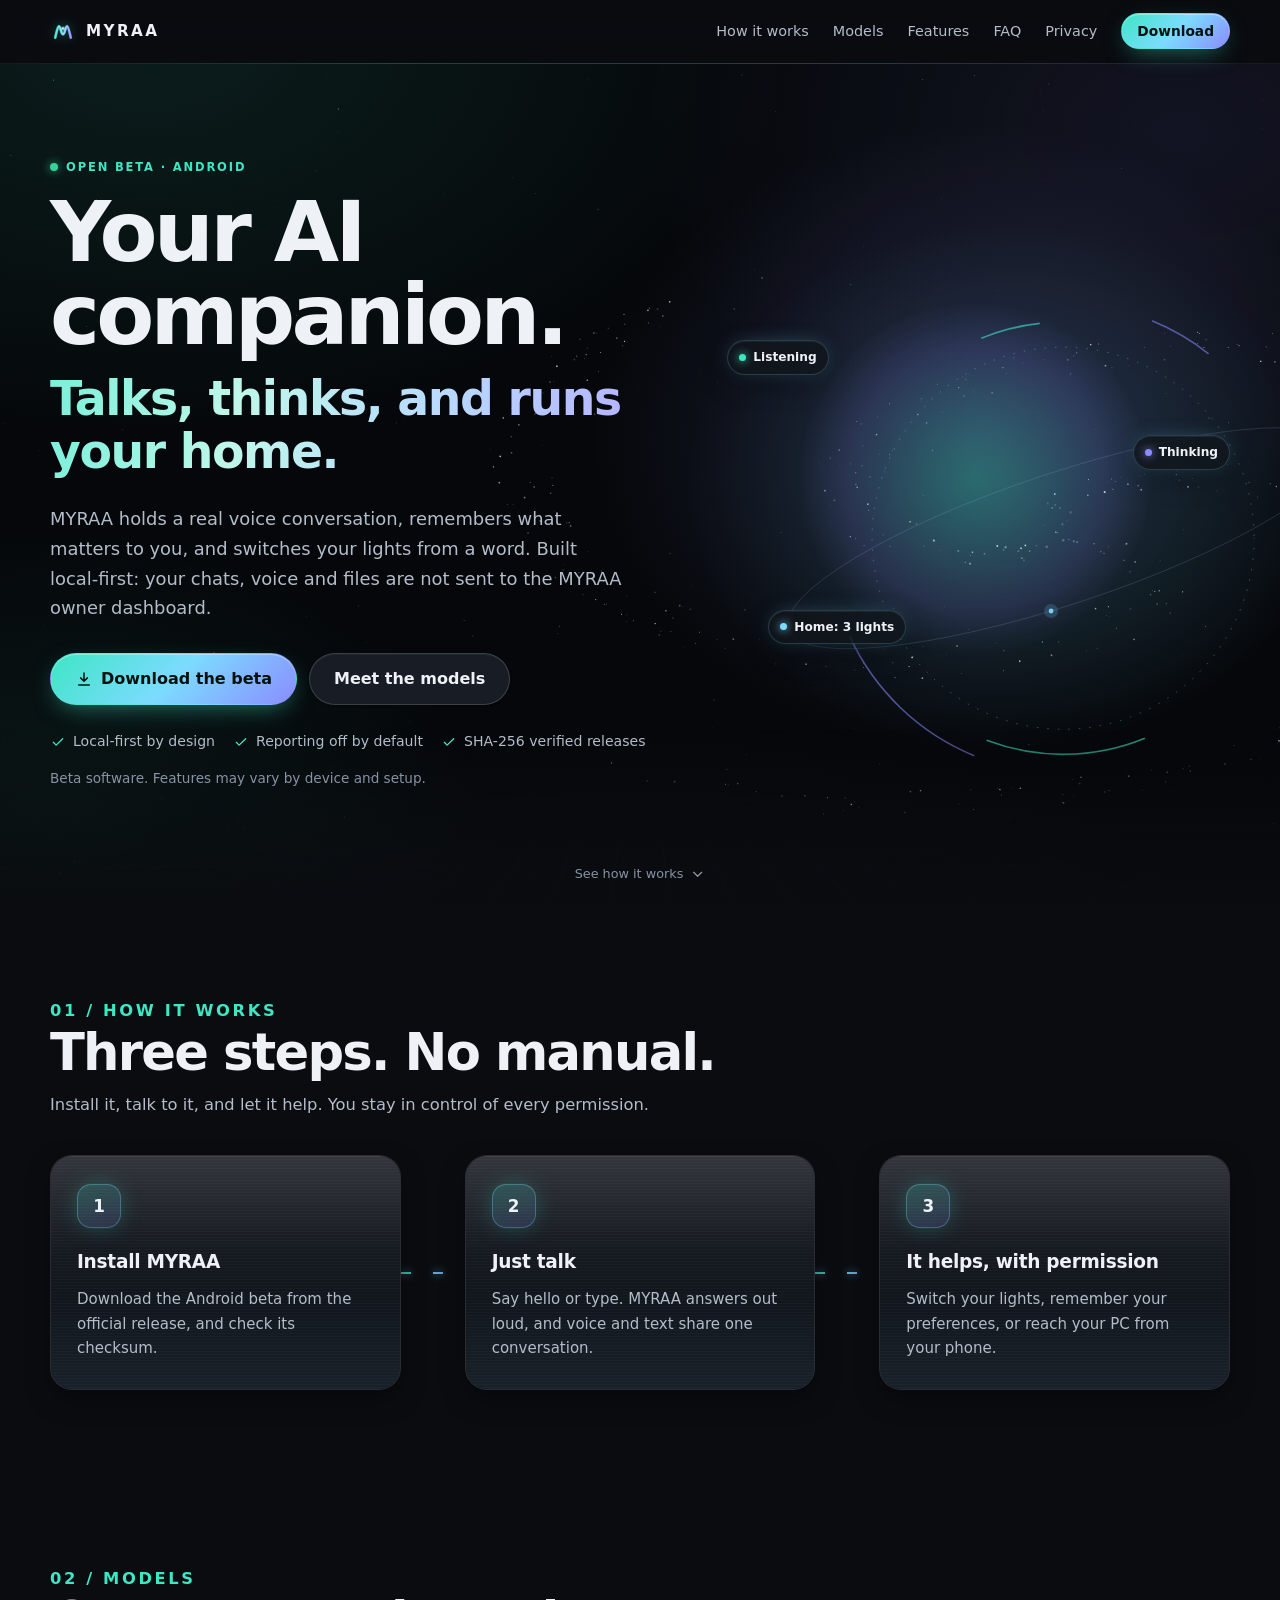
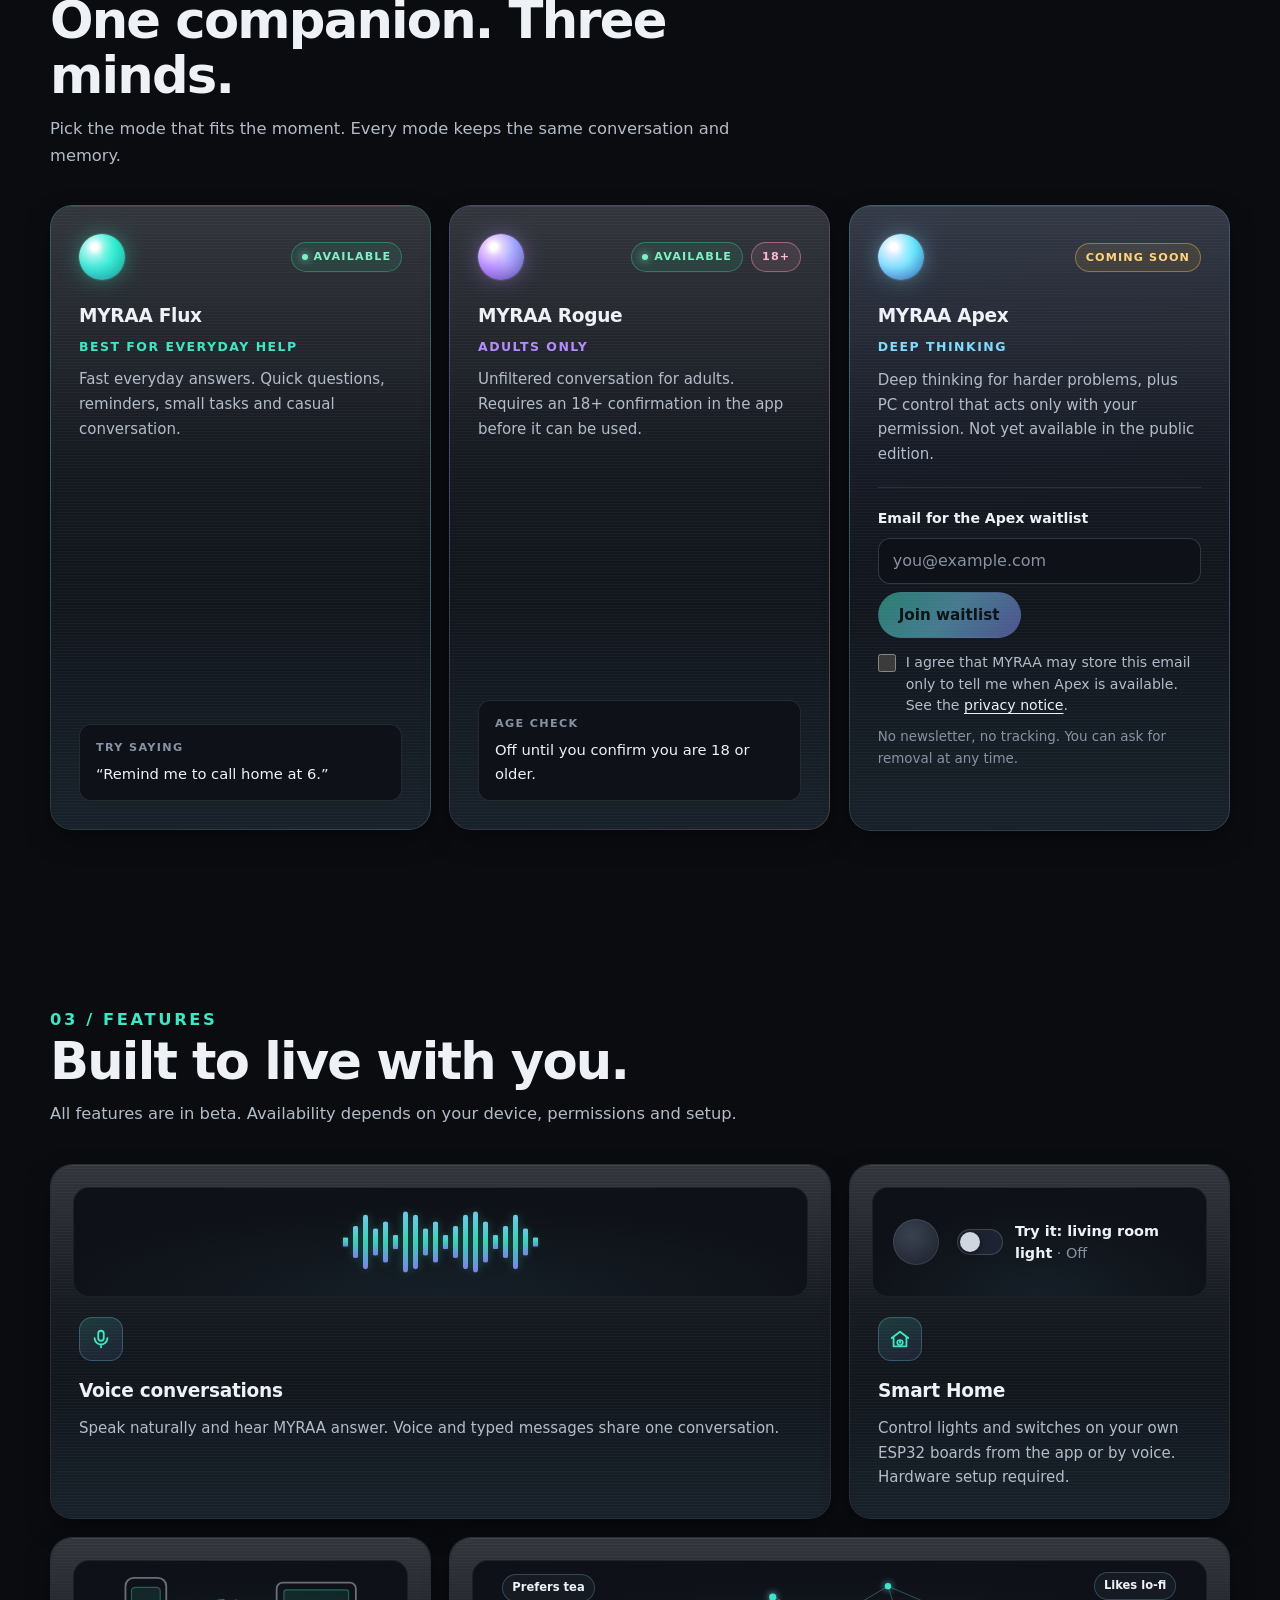
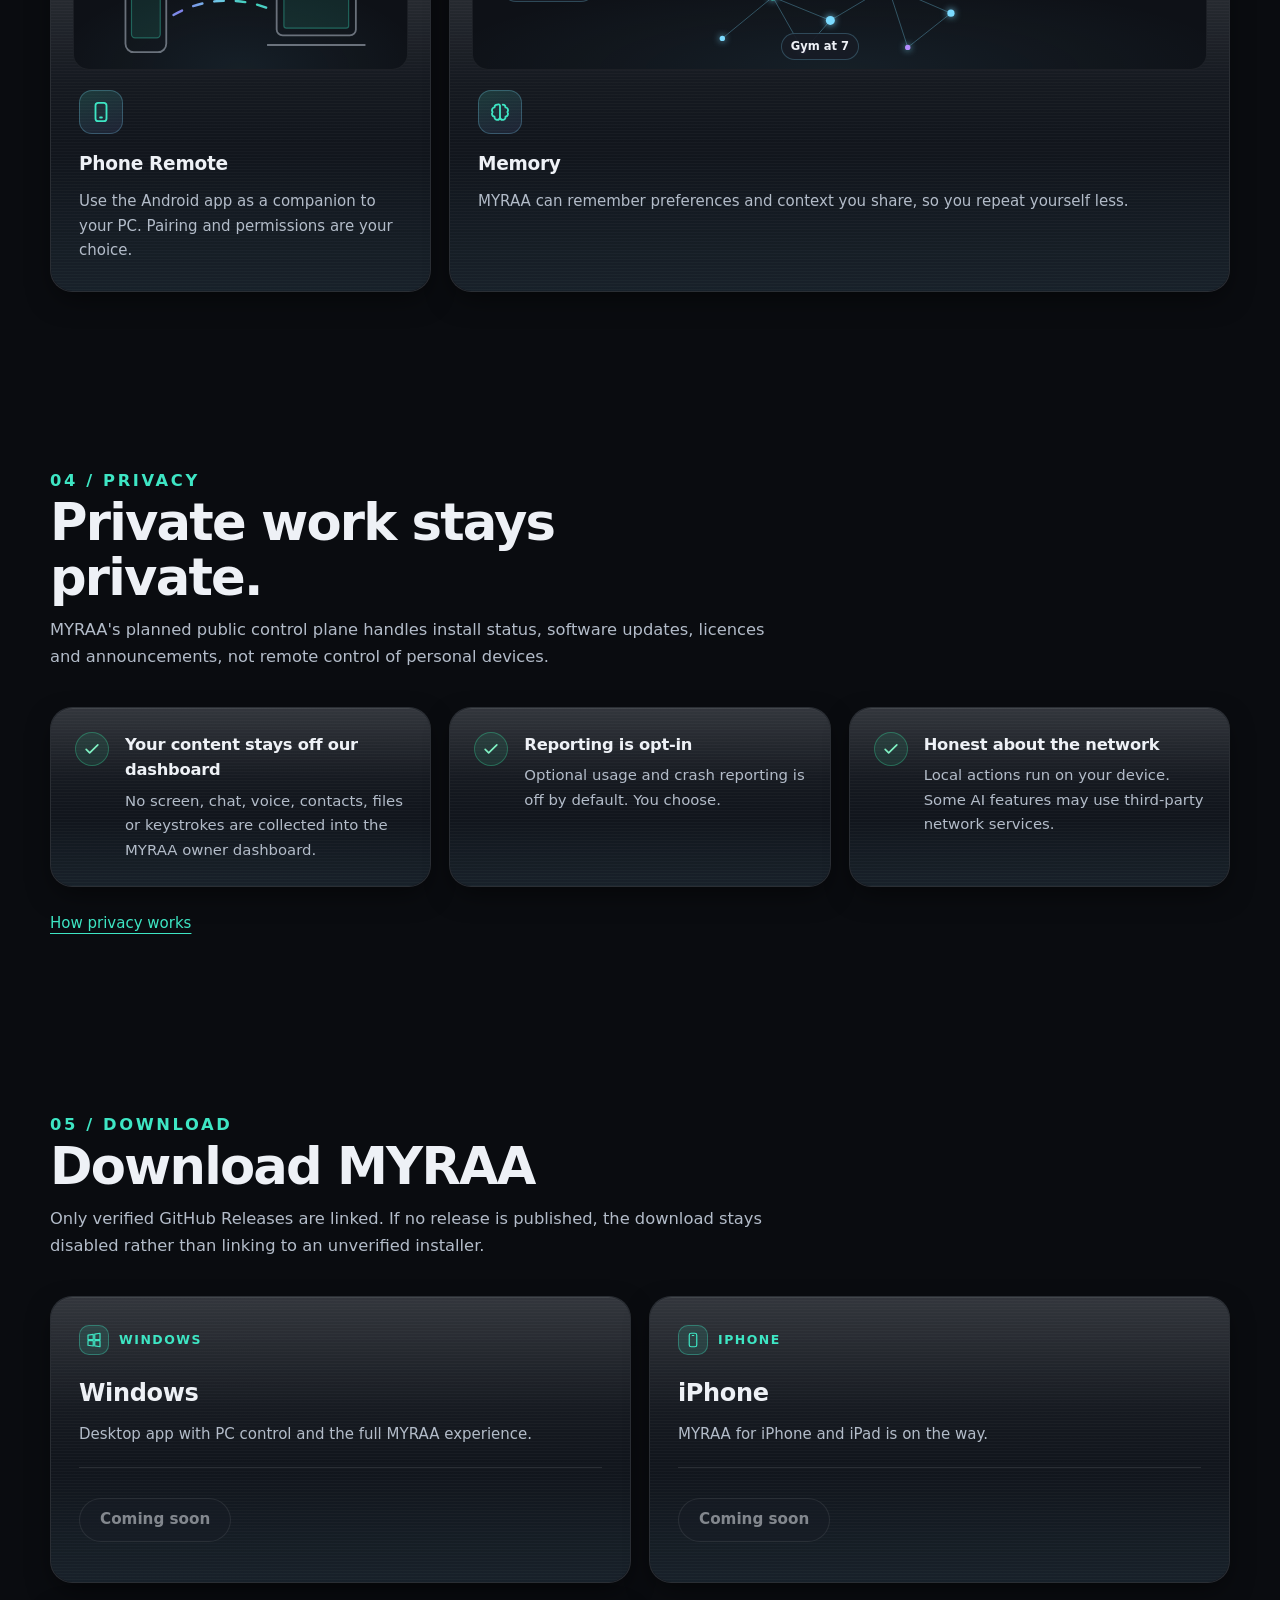
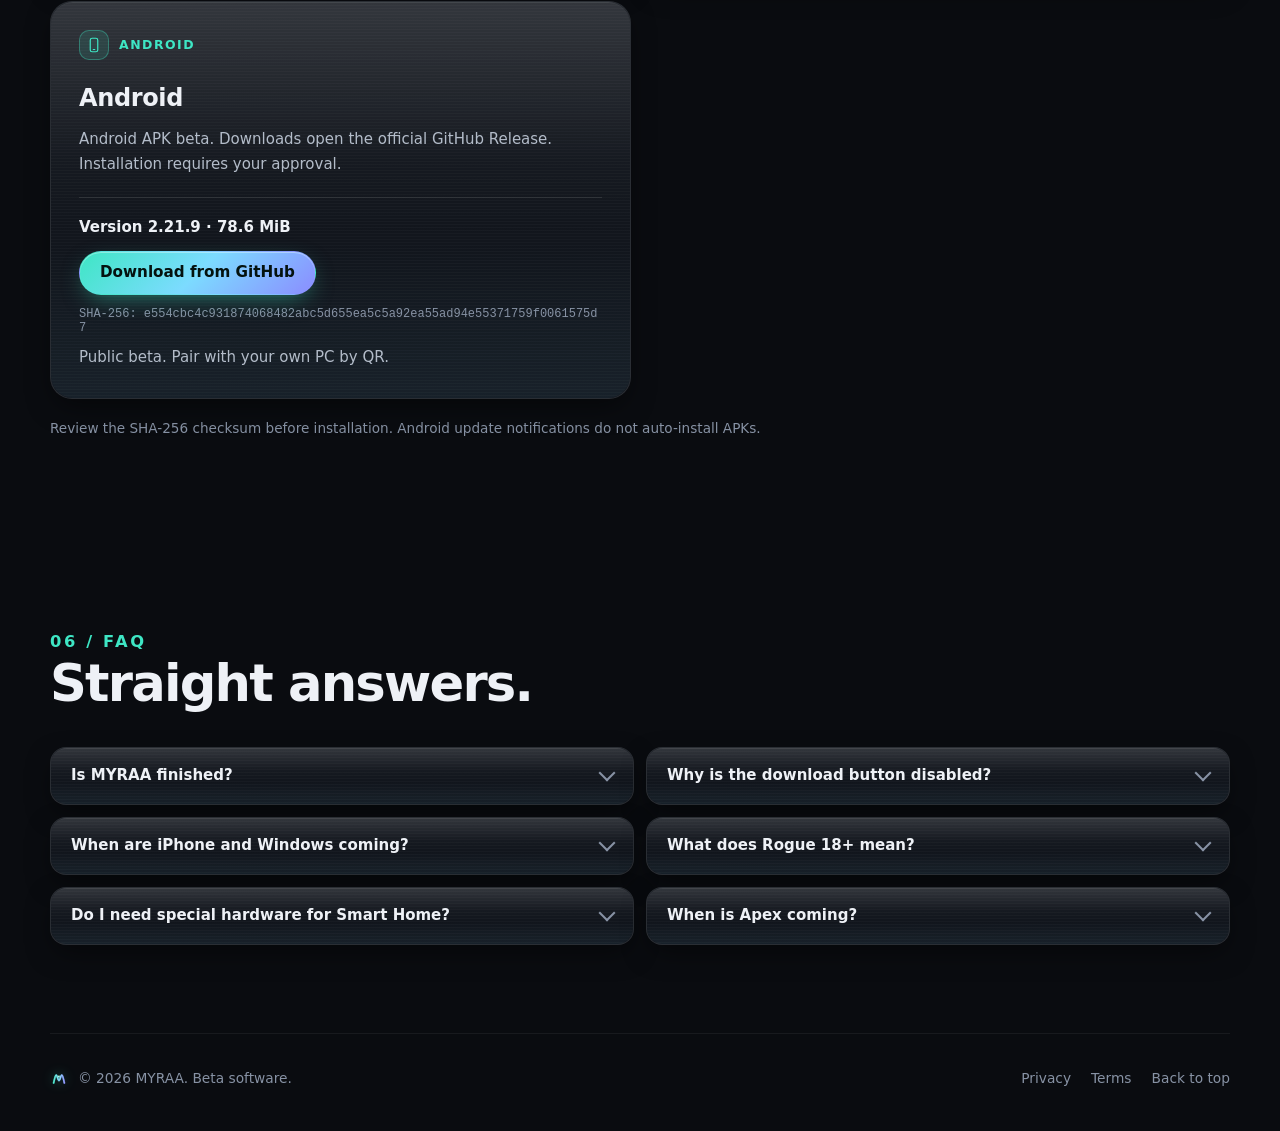
<file: index.html>
<!doctype html>
<html lang="en">
<head>
<meta charset="utf-8">
<meta name="viewport" content="width=device-width, initial-scale=1">
<title>MYRAA | Your AI companion</title>
<meta name="description" content="MYRAA is a beta AI companion for Android, with iPhone and Windows coming soon. It talks, thinks and runs your home, with local-first privacy. Releases are published with verifiable checksums.">
<meta name="theme-color" content="#0A0C10">
<meta name="color-scheme" content="dark">
<link rel="icon" href="favicon.svg" type="image/svg+xml">
<link rel="canonical" href="https://paxton69.github.io/myraa/">
<meta property="og:type" content="website">
<meta property="og:site_name" content="MYRAA">
<meta property="og:title" content="MYRAA | Your AI companion">
<meta property="og:description" content="Talks, thinks, and runs your home. Beta for Android. iPhone and Windows coming soon.">
<meta property="og:url" content="https://paxton69.github.io/myraa/">
<meta property="og:image" content="https://paxton69.github.io/myraa/og-image.svg">
<meta name="twitter:card" content="summary_large_image">
<link rel="stylesheet" href="styles.css">
<script src="intro.js"></script>
<script src="app.js" defer></script>
</head>
<body class="home">
<a class="skip" href="#main">Skip to content</a>
<svg class="defs" width="0" height="0" aria-hidden="true" focusable="false"><defs><linearGradient id="h-stream" gradientUnits="userSpaceOnUse" x1="0" y1="0" x2="60" y2="0" spreadMethod="reflect"><stop offset="0" stop-color="#3EE6C4"/><stop offset=".5" stop-color="#7CDBFF"/><stop offset="1" stop-color="#8B8CFF"/></linearGradient></defs></svg>

<header class="top">
 <a class="logo" href="index.html" aria-label="MYRAA home"><span class="mark" aria-hidden="true"></span><span>MYRAA</span></a>
 <nav class="nav" aria-label="Primary">
  <div class="nav-links">
   <a href="#how">How it works</a><a href="#models">Models</a><a href="#features">Features</a><a href="#faq">FAQ</a><a href="privacy.html">Privacy</a>
  </div>
  <a class="button sm nav-cta" href="#download">Download</a>
 </nav>
</header>

<main id="main">
<section class="hero" aria-labelledby="hero-title">
 <canvas id="starfield" class="starfield" aria-hidden="true"></canvas>
 <div class="hero-grid-floor" aria-hidden="true"></div>
 <div class="hero-inner">
  <div class="hero-copy">
   <p class="kicker"><span class="dot" aria-hidden="true"></span>Open beta &middot; Android</p>
   <h1 id="hero-title"><span class="w">Your</span> <span class="w">AI</span> <span class="w">companion.</span><br><em>Talks, thinks, and runs your home.</em></h1>
   <p class="intro">MYRAA holds a real voice conversation, remembers what matters to you, and switches your lights from a word. Built local-first: your chats, voice and files are not sent to the MYRAA owner dashboard.</p>
   <div class="hero-actions">
    <a class="button lg" href="#download"><svg class="bi" viewBox="0 0 24 24" aria-hidden="true"><path d="M12 4v11m0 0-4.5-4.5M12 15l4.5-4.5M5 20h14"/></svg>Download the beta</a>
    <a class="button subtle lg" href="#models">Meet the models</a>
   </div>
   <ul class="trust-row" aria-label="What you can count on">
    <li><svg class="bi" viewBox="0 0 24 24" aria-hidden="true"><path d="M5 12.5l4.2 4.2L19 7"/></svg>Local-first by design</li>
    <li><svg class="bi" viewBox="0 0 24 24" aria-hidden="true"><path d="M5 12.5l4.2 4.2L19 7"/></svg>Reporting off by default</li>
    <li><svg class="bi" viewBox="0 0 24 24" aria-hidden="true"><path d="M5 12.5l4.2 4.2L19 7"/></svg>SHA-256 verified releases</li>
   </ul>
   <p class="footnote">Beta software. Features may vary by device and setup.</p>
  </div>
  <div class="orb-stage" aria-hidden="true">
   <div class="orb" id="orb">
    <span class="orb-halo"></span>
    <span class="orb-wave"></span>
    <span class="orb-wave w2"></span>
    <span class="orb-sphere"><i class="orb-film"></i><i class="orb-glint"></i></span>
    <span class="orb-rim"></span>
    <span class="orb-ignite"></span>
    <span class="orb-ignite i2"></span>
    <canvas id="orb-gl" class="orb-gl"></canvas>
   </div>
   <div class="orb-hud">
    <span class="hud-chip c1"><b class="hd"></b>Listening</span>
    <span class="hud-chip c2"><b class="hd iris"></b>Thinking</span>
    <span class="hud-chip c3"><b class="hd cyan"></b>Home: 3 lights</span>
   </div>
  </div>
 </div>
 <a class="scroll-cue" href="#how"><span>See how it works</span><svg class="bi" viewBox="0 0 24 24" aria-hidden="true"><path d="M6 9.5l6 6 6-6"/></svg></a>
</section>

<section id="how" class="section how" aria-labelledby="how-title">
 <div class="section-head">
  <p class="kicker">01 / How it works</p>
  <h2 id="how-title">Three steps. No manual.</h2>
  <p>Install it, talk to it, and let it help. You stay in control of every permission.</p>
 </div>
 <ol class="steps">
  <li class="card step">
   <span class="step-n" aria-hidden="true">1</span>
   <h3>Install MYRAA</h3>
   <p>Download the Android beta from the official release, and check its checksum.</p>
  </li>
  <li class="step-link" aria-hidden="true"><svg class="h-link" viewBox="0 0 60 8" preserveAspectRatio="none"><path d="M0 4H60"/></svg></li>
  <li class="card step">
   <span class="step-n" aria-hidden="true">2</span>
   <h3>Just talk</h3>
   <p>Say hello or type. MYRAA answers out loud, and voice and text share one conversation.</p>
  </li>
  <li class="step-link" aria-hidden="true"><svg class="h-link" viewBox="0 0 60 8" preserveAspectRatio="none"><path d="M0 4H60"/></svg></li>
  <li class="card step">
   <span class="step-n" aria-hidden="true">3</span>
   <h3>It helps, with permission</h3>
   <p>Switch your lights, remember your preferences, or reach your PC from your phone.</p>
  </li>
 </ol>
</section>

<section id="models" class="section" aria-labelledby="models-title">
 <div class="section-head">
  <p class="kicker">02 / Models</p>
  <h2 id="models-title">One companion. Three minds.</h2>
  <p>Pick the mode that fits the moment. Every mode keeps the same conversation and memory.</p>
 </div>
 <div class="grid models">
  <article class="card model flux h-tilt">
   <div class="model-top"><span class="glyph flux" aria-hidden="true"></span><span class="badge ok"><b class="bd"></b>Available</span></div>
   <h3>MYRAA Flux</h3>
   <p class="model-for">Best for everyday help</p>
   <p>Fast everyday answers. Quick questions, reminders, small tasks and casual conversation.</p>
   <p class="model-note"><span class="quiet">Try saying</span>&ldquo;Remind me to call home at 6.&rdquo;</p>
  </article>
  <article class="card model rogue h-tilt">
   <div class="model-top"><span class="glyph rogue" aria-hidden="true"></span><span class="badge ok"><b class="bd"></b>Available</span><span class="badge adult">18+</span></div>
   <h3>MYRAA Rogue</h3>
   <p class="model-for">Adults only</p>
   <p>Unfiltered conversation for adults. Requires an 18+ confirmation in the app before it can be used.</p>
   <p class="model-note"><span class="quiet">Age check</span>Off until you confirm you are 18 or older.</p>
  </article>
  <article class="card model apex">
   <div class="model-top"><span class="glyph apex" aria-hidden="true"></span><span class="badge soon">Coming soon</span></div>
   <h3>MYRAA Apex</h3>
   <p class="model-for">Deep thinking</p>
   <p>Deep thinking for harder problems, plus PC control that acts only with your permission. Not yet available in the public edition.</p>
   <form id="waitlist" class="waitlist" novalidate aria-describedby="waitlist-note">
    <label for="wl-email">Email for the Apex waitlist</label>
    <div class="wl-row">
     <input id="wl-email" name="email" type="email" inputmode="email" autocomplete="email" required maxlength="254" placeholder="you@example.com">
     <button id="wl-submit" class="button" type="submit" disabled>Join waitlist</button>
    </div>
    <label class="consent"><input id="wl-consent" name="consent" type="checkbox" required> <span>I agree that MYRAA may store this email only to tell me when Apex is available. See the <a href="privacy.html#waitlist">privacy notice</a>.</span></label>
    <p id="waitlist-note" class="quiet small">No newsletter, no tracking. You can ask for removal at any time.</p>
    <p id="wl-status" class="wl-status" role="status" aria-live="polite"></p>
   </form>
  </article>
 </div>
</section>

<section id="features" class="section" aria-labelledby="features-title">
 <div class="section-head">
  <p class="kicker">03 / Features</p>
  <h2 id="features-title">Built to live with you.</h2>
  <p>All features are in beta. Availability depends on your device, permissions and setup.</p>
 </div>
 <div class="grid bento">
  <article class="card feature b-voice h-tilt">
   <div class="demo wave" aria-hidden="true"><i></i><i></i><i></i><i></i><i></i><i></i><i></i><i></i><i></i><i></i><i></i><i></i><i></i><i></i><i></i><i></i><i></i><i></i><i></i><i></i></div>
   <span class="ico ico-voice" aria-hidden="true"></span>
   <h3>Voice conversations</h3>
   <p>Speak naturally and hear MYRAA answer. Voice and typed messages share one conversation.</p>
  </article>
  <article class="card feature b-home h-tilt">
   <div class="demo home-demo">
    <input type="checkbox" id="demo-light" class="sw-input">
    <span class="bulb" aria-hidden="true"><i></i></span>
    <label class="switch" for="demo-light"><span class="track" aria-hidden="true"><span class="knob"></span></span><span class="switch-label">Try it: living room light</span></label>
   </div>
   <span class="ico ico-home" aria-hidden="true"></span>
   <h3>Smart Home</h3>
   <p>Control lights and switches on your own ESP32 boards from the app or by voice. Hardware setup required.</p>
  </article>
  <article class="card feature b-phone h-tilt">
   <div class="demo remote" aria-hidden="true">
    <svg viewBox="0 0 220 90">
     <rect class="dev" x="14" y="14" width="34" height="62" rx="7"/><rect class="dev-scr" x="19" y="22" width="24" height="42" rx="3"/>
     <rect class="dev" x="140" y="18" width="66" height="44" rx="5"/><rect class="dev-scr" x="146" y="24" width="54" height="32" rx="2"/><path class="dev" d="M132 70h82"/>
     <path class="beam" d="M54 45C80 30 110 30 134 40"/>
     <circle class="ping" cx="31" cy="45" r="10"/><circle class="ping p2" cx="31" cy="45" r="10"/>
    </svg>
   </div>
   <span class="ico ico-phone" aria-hidden="true"></span>
   <h3>Phone Remote</h3>
   <p>Use the Android app as a companion to your PC. Pairing and permissions are your choice.</p>
  </article>
  <article class="card feature b-memory h-tilt">
   <div class="demo constel" aria-hidden="true">
    <svg viewBox="0 0 320 120">
     <path class="edge" d="M30 86L86 40L150 66L214 28L284 58M86 40L120 100L150 66M214 28L236 96L284 58"/>
     <circle class="node" cx="30" cy="86" r="3"/><circle class="node n2" cx="86" cy="40" r="4"/><circle class="node" cx="150" cy="66" r="5"/>
     <circle class="node n2" cx="214" cy="28" r="3.5"/><circle class="node" cx="284" cy="58" r="4"/><circle class="node n3" cx="120" cy="100" r="3"/><circle class="node n3" cx="236" cy="96" r="3"/>
    </svg>
    <span class="mem m1">Prefers tea</span><span class="mem m2">Gym at 7</span><span class="mem m3">Likes lo-fi</span>
   </div>
   <span class="ico ico-memory" aria-hidden="true"></span>
   <h3>Memory</h3>
   <p>MYRAA can remember preferences and context you share, so you repeat yourself less.</p>
  </article>
 </div>
</section>

<section id="privacy" class="section trust" aria-labelledby="trust-title">
 <div class="section-head">
  <p class="kicker">04 / Privacy</p>
  <h2 id="trust-title">Private work stays private.</h2>
  <p>MYRAA's planned public control plane handles install status, software updates, licences and announcements, not remote control of personal devices.</p>
 </div>
 <ul class="grid promises">
  <li class="card promise"><svg class="bi chk" viewBox="0 0 24 24" aria-hidden="true"><path d="M5 12.5l4.2 4.2L19 7"/></svg><div><h3>Your content stays off our dashboard</h3><p>No screen, chat, voice, contacts, files or keystrokes are collected into the MYRAA owner dashboard.</p></div></li>
  <li class="card promise"><svg class="bi chk" viewBox="0 0 24 24" aria-hidden="true"><path d="M5 12.5l4.2 4.2L19 7"/></svg><div><h3>Reporting is opt-in</h3><p>Optional usage and crash reporting is off by default. You choose.</p></div></li>
  <li class="card promise"><svg class="bi chk" viewBox="0 0 24 24" aria-hidden="true"><path d="M5 12.5l4.2 4.2L19 7"/></svg><div><h3>Honest about the network</h3><p>Local actions run on your device. Some AI features may use third-party network services.</p></div></li>
 </ul>
 <p class="trust-more"><a href="privacy.html" class="underlink">How privacy works</a></p>
</section>

<section id="download" class="section downloads" aria-labelledby="download-title">
 <div class="section-head">
  <p class="kicker">05 / Download</p>
  <h2 id="download-title">Download MYRAA</h2>
  <p>Only verified GitHub Releases are linked. If no release is published, the download stays disabled rather than linking to an unverified installer.</p>
 </div>
 <div class="grid two">
  <article class="card platform" data-os="windows"><div class="device"><svg class="bi" viewBox="0 0 24 24" aria-hidden="true"><path d="M4 5.5l7-1v7H4zM13 4.2l7-1.2v8.5h-7zM4 13h7v7l-7-1zM13 13h7v8l-7-1.2z"/></svg><span>Windows</span></div><h3>Windows</h3><p>Desktop app with PC control and the full MYRAA experience.</p><div class="release"><button type="button" class="button subtle" disabled>Coming soon</button></div></article>
  <article class="card platform" data-os="ios"><div class="device"><svg class="bi" viewBox="0 0 24 24" aria-hidden="true"><rect x="7" y="3" width="10" height="18" rx="2.5"/><path d="M11 6h2"/></svg><span>iPhone</span></div><h3>iPhone</h3><p>MYRAA for iPhone and iPad is on the way.</p><div class="release"><button type="button" class="button subtle" disabled>Coming soon</button></div></article>
  <article class="card platform" data-os="android"><div class="device"><svg class="bi" viewBox="0 0 24 24" aria-hidden="true"><rect x="7" y="3" width="10" height="18" rx="2.5"/><path d="M11 18h2"/></svg><span>Android</span></div><h3>Android</h3><p>Android APK beta. Downloads open the official GitHub Release. Installation requires your approval.</p><div id="android-release" class="release"><span class="quiet">Checking release manifest...</span></div></article>
 </div>
 <p class="footnote">Review the SHA-256 checksum before installation. Android update notifications do not auto-install APKs.</p>
</section>

<section id="faq" class="section faq-sec" aria-labelledby="faq-title">
 <div class="section-head">
  <p class="kicker">06 / FAQ</p>
  <h2 id="faq-title">Straight answers.</h2>
 </div>
 <div class="faq">
  <details class="card qa"><summary>Is MYRAA finished?</summary><p>No. MYRAA is beta software. Features may vary by device and setup, and you may hit rough edges.</p></details>
  <details class="card qa"><summary>Why is the download button disabled?</summary><p>We only link verified GitHub Releases. Until a release with a checksum is published, the button stays off on purpose.</p></details>
  <details class="card qa"><summary>When are iPhone and Windows coming?</summary><p>Both are in progress. Android is available first; iPhone and Windows will appear here when they are ready.</p></details>
  <details class="card qa"><summary>What does Rogue 18+ mean?</summary><p>Rogue is unfiltered conversation for adults. The app asks for an 18+ confirmation before it can be used.</p></details>
  <details class="card qa"><summary>Do I need special hardware for Smart Home?</summary><p>Yes. Smart Home controls your own ESP32 boards, and they need to be set up first.</p></details>
  <details class="card qa"><summary>When is Apex coming?</summary><p>There is no date yet. Join the waitlist above and we will email you once, when it is available.</p></details>
 </div>
</section>
</main>

<footer class="foot"><span class="foot-brand"><span class="mark" aria-hidden="true"></span>&copy; 2026 MYRAA. Beta software.</span><div><a href="privacy.html">Privacy</a><a href="terms.html">Terms</a><a href="#main">Back to top</a></div></footer>
</body>
</html>
</file>
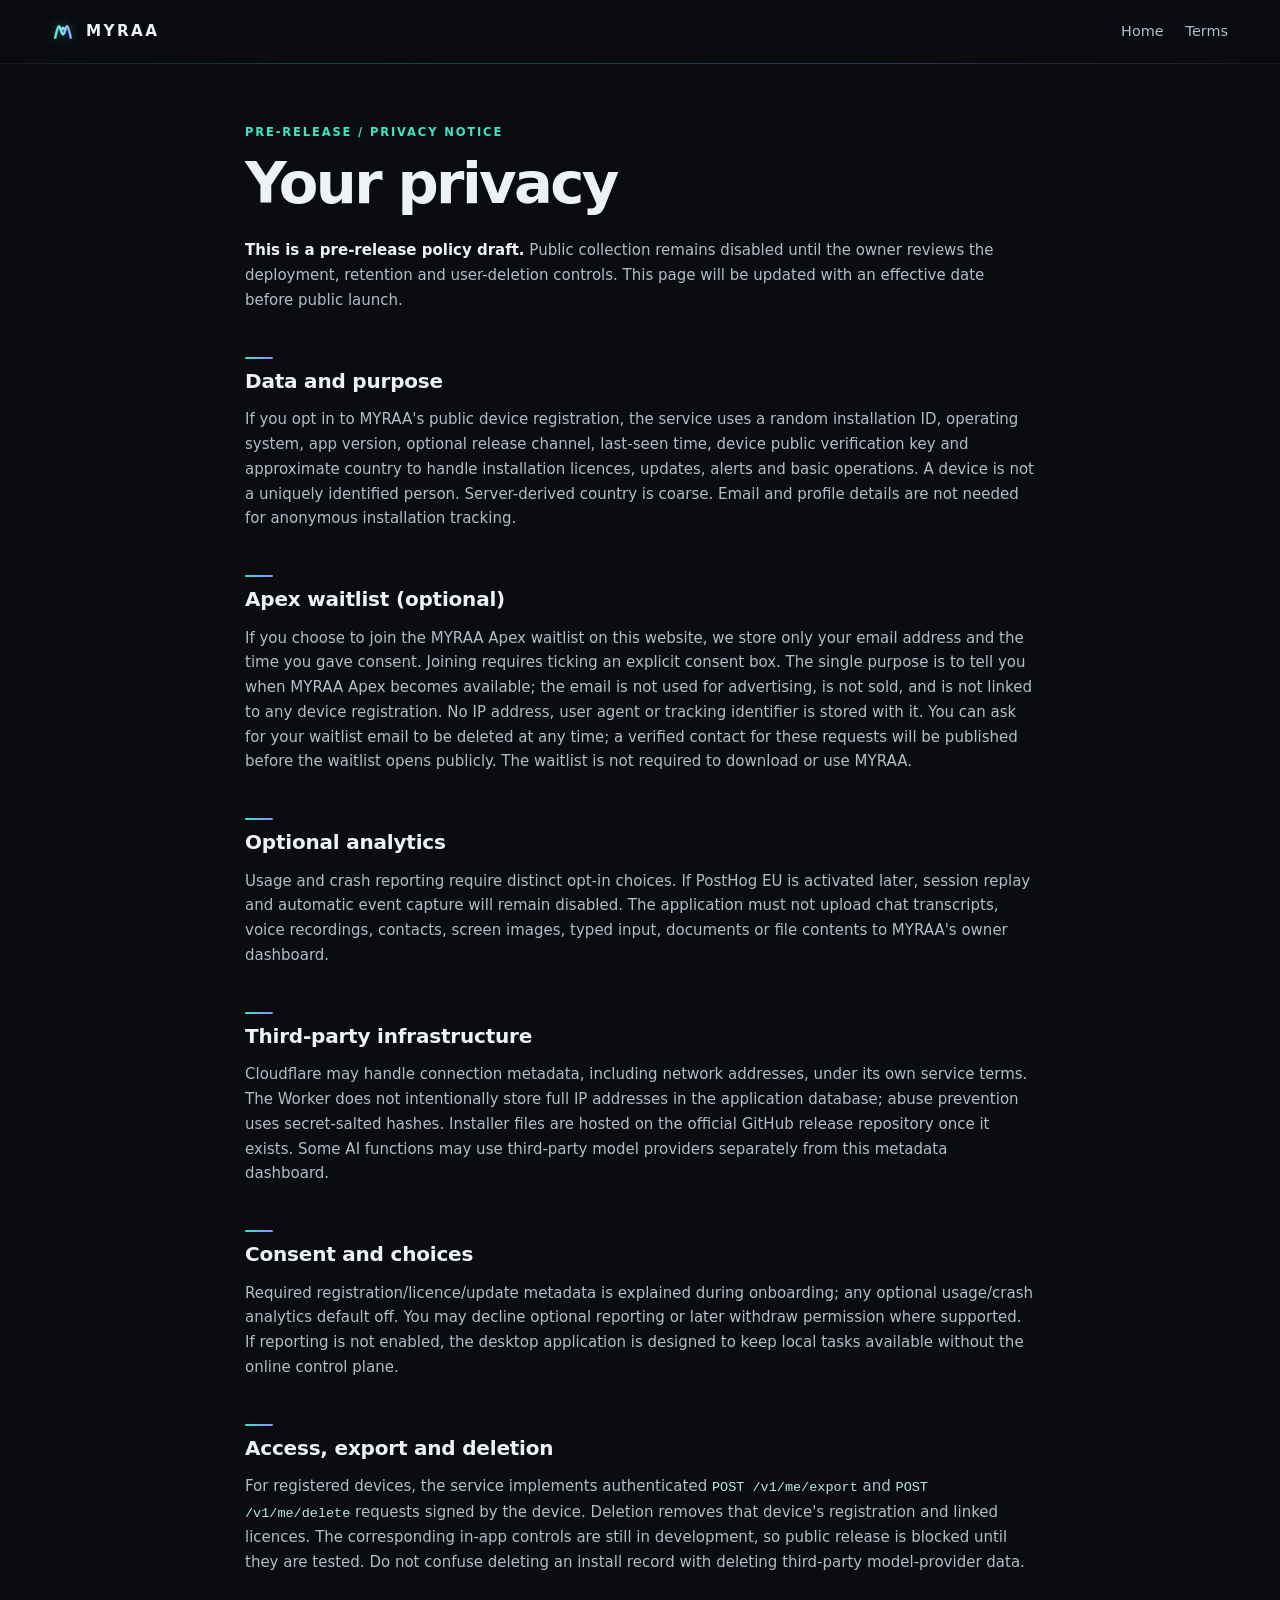
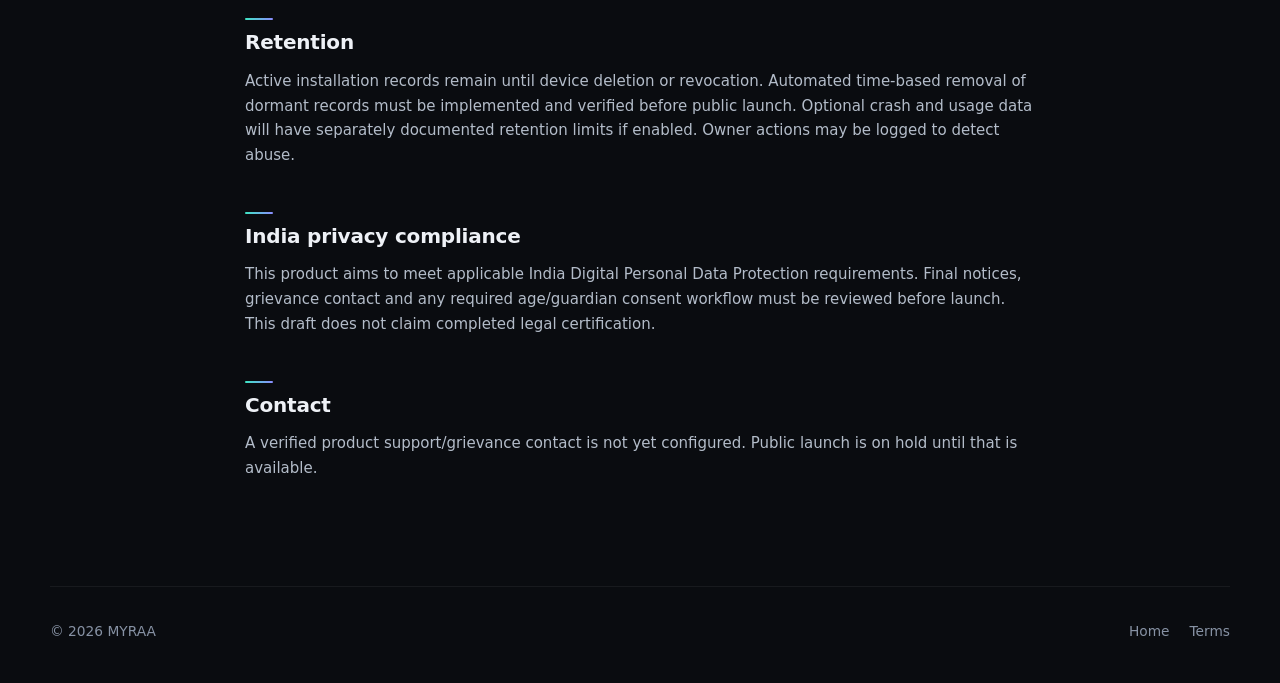
<file: privacy.html>
<!doctype html><html lang="en"><head><meta charset="utf-8"><meta name="viewport" content="width=device-width, initial-scale=1"><title>Privacy | MYRAA</title><meta name="theme-color" content="#07090d"><link rel="icon" href="favicon.svg" type="image/svg+xml"><link rel="stylesheet" href="styles.css"></head><body>
<a class="skip" href="#main">Skip to content</a>
<header class="top"><a class="logo" href="index.html" aria-label="MYRAA home"><span class="mark" aria-hidden="true"></span><span>MYRAA</span></a><nav aria-label="Primary"><a href="index.html">Home</a><a href="terms.html">Terms</a></nav></header>
<main id="main" class="legal"><p class="kicker">PRE-RELEASE / PRIVACY NOTICE</p><h1>Your privacy</h1>
<p><strong>This is a pre-release policy draft.</strong> Public collection remains disabled until the owner reviews the deployment, retention and user-deletion controls. This page will be updated with an effective date before public launch.</p>
<h2>Data and purpose</h2><p>If you opt in to MYRAA's public device registration, the service uses a random installation ID, operating system, app version, optional release channel, last-seen time, device public verification key and approximate country to handle installation licences, updates, alerts and basic operations. A device is not a uniquely identified person. Server-derived country is coarse. Email and profile details are not needed for anonymous installation tracking.</p>
<h2 id="waitlist">Apex waitlist (optional)</h2><p>If you choose to join the MYRAA Apex waitlist on this website, we store only your email address and the time you gave consent. Joining requires ticking an explicit consent box. The single purpose is to tell you when MYRAA Apex becomes available; the email is not used for advertising, is not sold, and is not linked to any device registration. No IP address, user agent or tracking identifier is stored with it. You can ask for your waitlist email to be deleted at any time; a verified contact for these requests will be published before the waitlist opens publicly. The waitlist is not required to download or use MYRAA.</p>
<h2>Optional analytics</h2><p>Usage and crash reporting require distinct opt-in choices. If PostHog EU is activated later, session replay and automatic event capture will remain disabled. The application must not upload chat transcripts, voice recordings, contacts, screen images, typed input, documents or file contents to MYRAA's owner dashboard.</p>
<h2>Third-party infrastructure</h2><p>Cloudflare may handle connection metadata, including network addresses, under its own service terms. The Worker does not intentionally store full IP addresses in the application database; abuse prevention uses secret-salted hashes. Installer files are hosted on the official GitHub release repository once it exists. Some AI functions may use third-party model providers separately from this metadata dashboard.</p>
<h2>Consent and choices</h2><p>Required registration/licence/update metadata is explained during onboarding; any optional usage/crash analytics default off. You may decline optional reporting or later withdraw permission where supported. If reporting is not enabled, the desktop application is designed to keep local tasks available without the online control plane.</p>
<h2>Access, export and deletion</h2><p>For registered devices, the service implements authenticated <code>POST /v1/me/export</code> and <code>POST /v1/me/delete</code> requests signed by the device. Deletion removes that device's registration and linked licences. The corresponding in-app controls are still in development, so public release is blocked until they are tested. Do not confuse deleting an install record with deleting third-party model-provider data.</p>
<h2>Retention</h2><p>Active installation records remain until device deletion or revocation. Automated time-based removal of dormant records must be implemented and verified before public launch. Optional crash and usage data will have separately documented retention limits if enabled. Owner actions may be logged to detect abuse.</p>
<h2>India privacy compliance</h2><p>This product aims to meet applicable India Digital Personal Data Protection requirements. Final notices, grievance contact and any required age/guardian consent workflow must be reviewed before launch. This draft does not claim completed legal certification.</p>
<h2>Contact</h2><p>A verified product support/grievance contact is not yet configured. Public launch is on hold until that is available.</p>
</main><footer class="foot"><span>© 2026 MYRAA</span><div><a href="index.html">Home</a><a href="terms.html">Terms</a></div></footer></body></html>
</file>
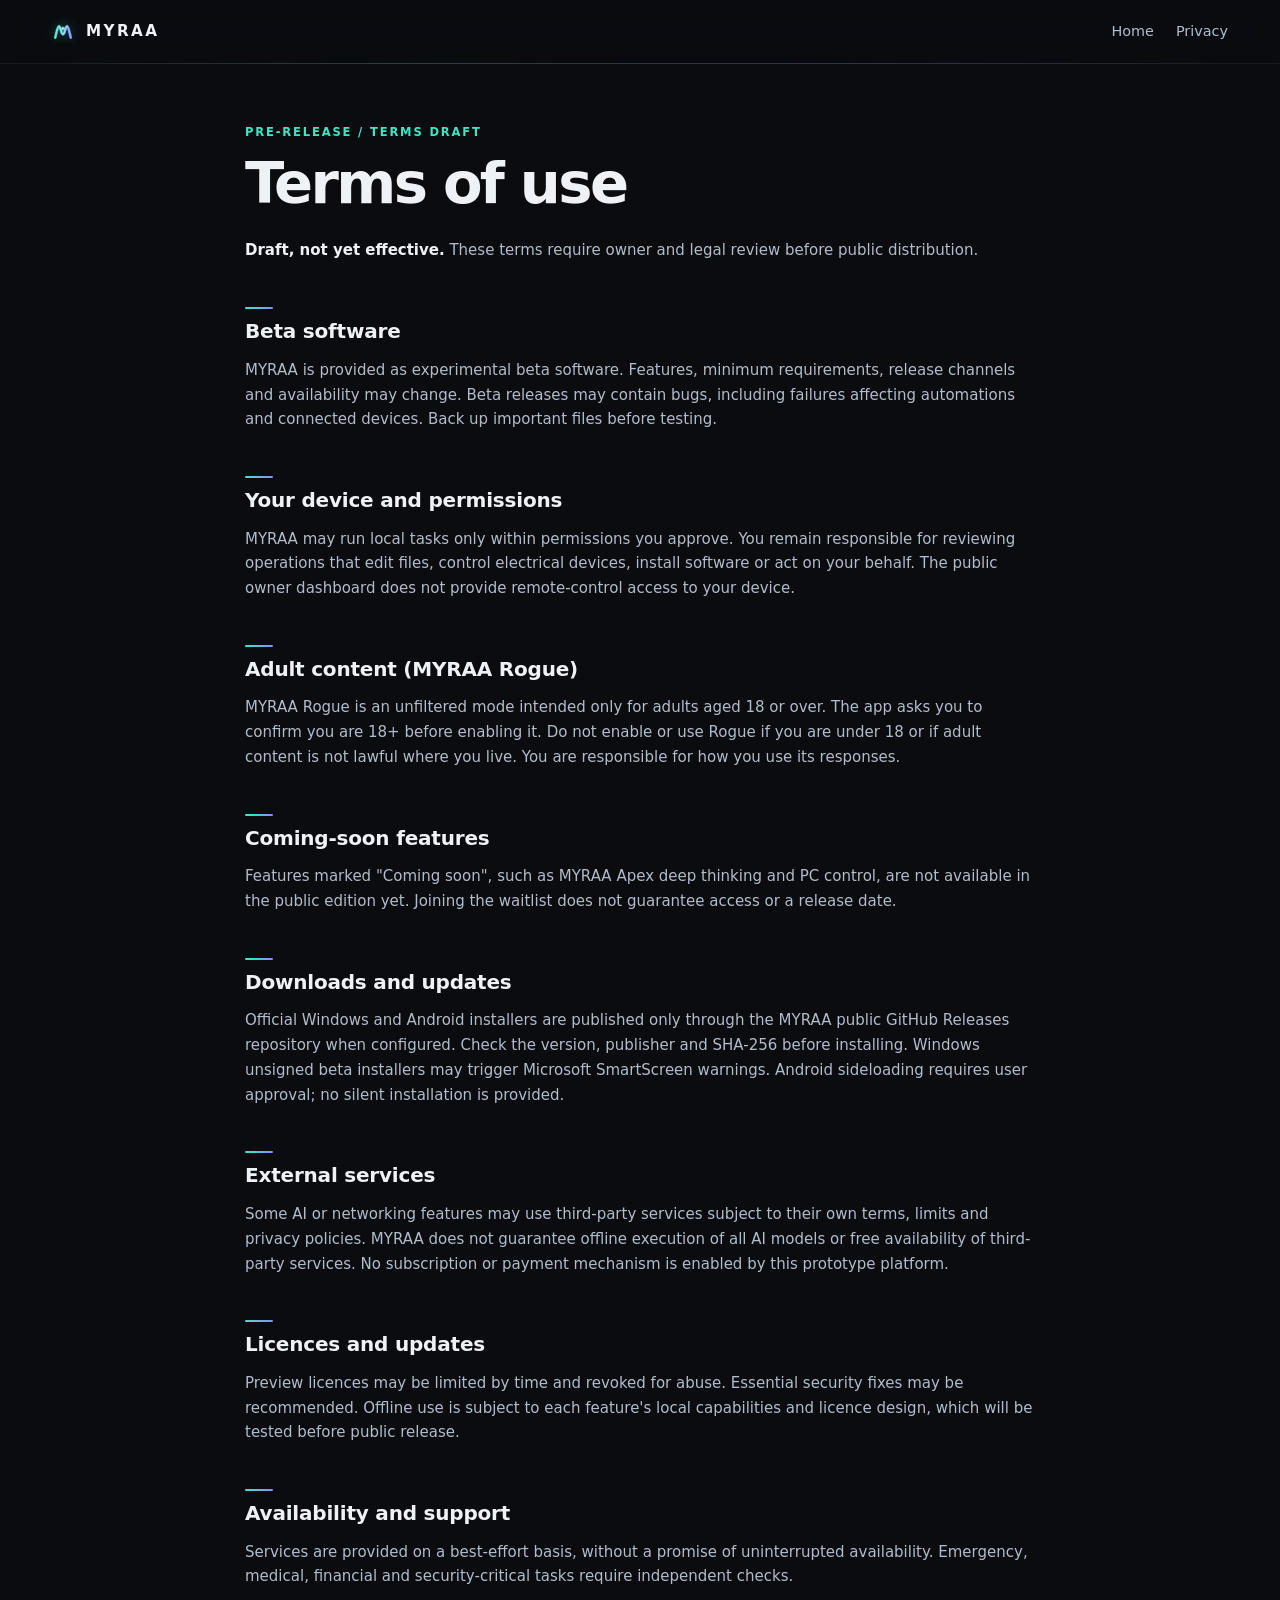
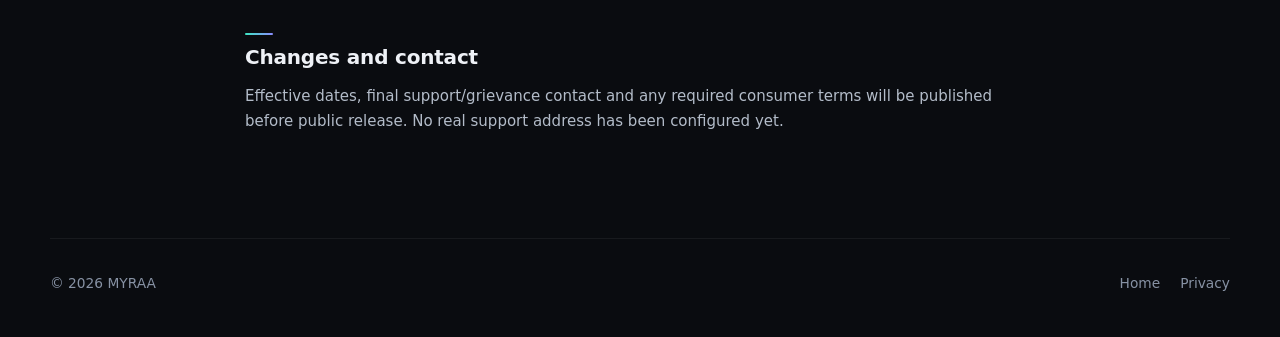
<file: terms.html>
<!doctype html><html lang="en"><head><meta charset="utf-8"><meta name="viewport" content="width=device-width, initial-scale=1"><title>Terms | MYRAA</title><meta name="theme-color" content="#07090d"><link rel="icon" href="favicon.svg" type="image/svg+xml"><link rel="stylesheet" href="styles.css"></head><body>
<a class="skip" href="#main">Skip to content</a>
<header class="top"><a class="logo" href="index.html" aria-label="MYRAA home"><span class="mark" aria-hidden="true"></span><span>MYRAA</span></a><nav aria-label="Primary"><a href="index.html">Home</a><a href="privacy.html">Privacy</a></nav></header>
<main id="main" class="legal"><p class="kicker">PRE-RELEASE / TERMS DRAFT</p><h1>Terms of use</h1><p><strong>Draft, not yet effective.</strong> These terms require owner and legal review before public distribution.</p>
<h2>Beta software</h2><p>MYRAA is provided as experimental beta software. Features, minimum requirements, release channels and availability may change. Beta releases may contain bugs, including failures affecting automations and connected devices. Back up important files before testing.</p>
<h2>Your device and permissions</h2><p>MYRAA may run local tasks only within permissions you approve. You remain responsible for reviewing operations that edit files, control electrical devices, install software or act on your behalf. The public owner dashboard does not provide remote-control access to your device.</p>
<h2>Adult content (MYRAA Rogue)</h2><p>MYRAA Rogue is an unfiltered mode intended only for adults aged 18 or over. The app asks you to confirm you are 18+ before enabling it. Do not enable or use Rogue if you are under 18 or if adult content is not lawful where you live. You are responsible for how you use its responses.</p>
<h2>Coming-soon features</h2><p>Features marked "Coming soon", such as MYRAA Apex deep thinking and PC control, are not available in the public edition yet. Joining the waitlist does not guarantee access or a release date.</p>
<h2>Downloads and updates</h2><p>Official Windows and Android installers are published only through the MYRAA public GitHub Releases repository when configured. Check the version, publisher and SHA-256 before installing. Windows unsigned beta installers may trigger Microsoft SmartScreen warnings. Android sideloading requires user approval; no silent installation is provided.</p>
<h2>External services</h2><p>Some AI or networking features may use third-party services subject to their own terms, limits and privacy policies. MYRAA does not guarantee offline execution of all AI models or free availability of third-party services. No subscription or payment mechanism is enabled by this prototype platform.</p>
<h2>Licences and updates</h2><p>Preview licences may be limited by time and revoked for abuse. Essential security fixes may be recommended. Offline use is subject to each feature's local capabilities and licence design, which will be tested before public release.</p>
<h2>Availability and support</h2><p>Services are provided on a best-effort basis, without a promise of uninterrupted availability. Emergency, medical, financial and security-critical tasks require independent checks.</p>
<h2>Changes and contact</h2><p>Effective dates, final support/grievance contact and any required consumer terms will be published before public release. No real support address has been configured yet.</p>
</main><footer class="foot"><span>© 2026 MYRAA</span><div><a href="index.html">Home</a><a href="privacy.html">Privacy</a></div></footer></body></html>
</file>
<file: styles.css>
/* MYRAA public site. MYRAA Holo design system v1 (docs/design/MYRAA-HOLO-DESIGN-SYSTEM.md).
   No external fonts, images or scripts (CSP default-src 'self'; no data: URIs). Content is never hidden in base CSS. */
:root{
 color-scheme:dark;
 --h-void:#05070A;--h-bg:#0A0C10;--h-bg-2:#0E1117;
 --h-s1:rgba(18,22,29,.72);--h-s2:rgba(23,28,37,.82);--h-s3:rgba(29,35,48,.92);
 --h-s1-solid:#12161D;--h-s2-solid:#171C25;--h-s3-solid:#1D2330;
 --h-line:rgba(255,255,255,.06);--h-line-2:rgba(255,255,255,.10);--h-line-hi:rgba(255,255,255,.16);
 --h-ink:#EEF1F6;--h-ink-2:#B3BCC9;--h-ink-3:#8792A4;--h-ink-4:#5B6474;--h-ink-inv:#04120F;
 --h-mint:#3EE6C4;--h-mint-rgb:62 230 196;--h-cyan:#7CDBFF;--h-cyan-rgb:124 219 255;
 --h-iris:#8B8CFF;--h-iris-rgb:139 140 255;--h-violet:#B48CFF;--h-violet-rgb:180 140 255;
 --h-mint-soft:rgba(62,230,196,.12);--h-mint-line:rgba(62,230,196,.34);--h-iris-soft:rgba(139,140,255,.12);--h-iris-line:rgba(139,140,255,.34);
 --h-ok:#34D399;--h-ok-rgb:52 211 153;--h-busy:#7CDBFF;--h-warn:#F5B84B;--h-warn-rgb:245 184 75;--h-bad:#F2686F;--h-bad-rgb:242 104 111;--h-idle:#8792A4;
 --h-grad-accent:linear-gradient(135deg,#3EE6C4 0%,#7CDBFF 50%,#8B8CFF 100%);
 --h-grad-text:linear-gradient(100deg,#EEF1F6 0%,#BFF7EA 40%,#B9D9FF 70%,#C9C2FF 100%);
 --h-holo-conic:conic-gradient(from var(--h-angle,0deg),#3EE6C4,#7CDBFF,#8B8CFF,#B48CFF,#7CDBFF,#3EE6C4);
 --h-edge:linear-gradient(180deg,rgba(255,255,255,.14),rgba(255,255,255,.02) 40%,rgba(255,255,255,0) 60%,rgba(124,219,255,.06));
 --h-aurora:radial-gradient(60% 50% at 18% 12%,rgba(62,230,196,.10),transparent 70%),radial-gradient(50% 45% at 85% 20%,rgba(139,140,255,.10),transparent 70%),radial-gradient(70% 60% at 50% 110%,rgba(124,219,255,.06),transparent 70%);
 --h-scan:repeating-linear-gradient(180deg,rgba(255,255,255,.022) 0 1px,transparent 1px 3px);
 --h-sh-1:0 1px 0 rgba(255,255,255,.04) inset,0 1px 2px rgba(0,0,0,.4);
 --h-sh-2:0 1px 0 rgba(255,255,255,.06) inset,0 10px 28px -6px rgba(0,0,0,.55);
 --h-sh-3:0 1px 0 rgba(255,255,255,.08) inset,0 24px 60px -12px rgba(0,0,0,.65);
 --h-glow-mint:0 0 0 1px rgba(62,230,196,.35),0 0 24px -4px rgba(62,230,196,.45);
 --h-ring:0 0 0 2px var(--h-bg),0 0 0 4px rgba(62,230,196,.70);
 --h-r-xs:6px;--h-r-sm:8px;--h-r-md:12px;--h-r-lg:16px;--h-r-xl:22px;--h-r-2xl:28px;--h-r-pill:999px;
 --h-font:"Segoe UI Variable Text","Segoe UI",ui-sans-serif,system-ui,-apple-system,"Inter",Roboto,"Helvetica Neue",Arial,sans-serif;
 --h-font-display:"Segoe UI Variable Display","Segoe UI",ui-sans-serif,system-ui,-apple-system,"Inter",Roboto,sans-serif;
 --h-font-mono:ui-monospace,"Cascadia Code","Cascadia Mono",Consolas,"SFMono-Regular",Menlo,monospace;
 --h-track-caps:.12em;--h-track-tight:-.02em;
 --h-ease:cubic-bezier(.22,1,.36,1);--h-ease-io:cubic-bezier(.65,0,.35,1);--h-ease-spring:cubic-bezier(.16,1,.3,1);
 --h-d-1:120ms;--h-d-2:180ms;--h-d-3:260ms;--h-d-4:420ms;--h-d-5:700ms;--h-d-pulse:2400ms;
 /* Website aliases (old names kept) */
 --bg:var(--h-bg);--bg-2:var(--h-bg-2);--surface:var(--h-s1-solid);--surface-2:var(--h-s2-solid);--line:var(--h-line);--line-2:var(--h-line-2);
 --ink:var(--h-ink);--ink-2:var(--h-ink-2);--ink-3:var(--h-ink-3);
 --acc:var(--h-mint);--acc-rgb:var(--h-mint-rgb);--iris:var(--h-iris);--iris-rgb:var(--h-iris-rgb);--rose:#FF9EC0;--amber:var(--h-warn);
 --r:var(--h-r-xl);--ease:var(--h-ease);--gut:16px;--col:1180px;
 font-family:var(--h-font);color:var(--h-ink);background:var(--h-bg);font-synthesis:none;-webkit-text-size-adjust:100%;text-size-adjust:100%
}
@property --h-angle{syntax:"<angle>";inherits:false;initial-value:0deg}
*{box-sizing:border-box;min-width:0}
html{scroll-behavior:smooth;background:var(--h-void);scroll-padding-top:76px}
body{margin:0;overflow-x:clip;background:var(--h-bg);color:var(--h-ink-2);font-size:15px;line-height:1.55;-webkit-font-smoothing:antialiased;text-rendering:optimizeLegibility}
::selection{background:rgba(62,230,196,.28);color:#fff}
a{color:inherit;text-decoration:none}
:focus-visible{outline:none;box-shadow:var(--h-ring);border-radius:6px}
p{color:var(--h-ink-2);line-height:1.65;overflow-wrap:anywhere}
h1,h2,h3{margin:0;overflow-wrap:anywhere;color:var(--h-ink);font-family:var(--h-font-display)}
h1{font-size:clamp(2.6rem,6.6vw,5.4rem);line-height:.98;letter-spacing:-.045em;font-weight:750}
h1 em{display:inline-block;font-style:normal;font-size:.56em;line-height:1.12;letter-spacing:-.03em;margin-top:.32em;font-weight:650;
 background:linear-gradient(100deg,#7af0d9 0%,#BFF7EA 30%,#B9D9FF 62%,#B4A8FF 100%);-webkit-background-clip:text;background-clip:text;color:transparent}
h2{font-size:clamp(2rem,4.2vw,3.2rem);letter-spacing:-.035em;line-height:1.08;font-weight:700}
h3{font-size:1.16rem;letter-spacing:-.015em;font-weight:650}
.small{font-size:.84rem}
.quiet{color:var(--h-ink-3)}
.hidden{display:none}
.defs{position:absolute;width:0;height:0;overflow:hidden}
.bi{width:18px;height:18px;flex:none;fill:none;stroke:currentColor;stroke-width:2;stroke-linecap:round;stroke-linejoin:round}
.skip{position:absolute;left:var(--gut);top:-60px;z-index:50;background:var(--h-mint);color:var(--h-ink-inv);padding:10px 14px;border-radius:10px;font-weight:700}
.skip:focus{top:12px}
.kicker{display:inline-flex;align-items:center;gap:8px;font-size:.72rem;font-weight:700;letter-spacing:.16em;text-transform:uppercase;color:var(--h-mint);margin:0 0 14px}
.dot{position:relative;width:8px;height:8px;border-radius:50%;background:var(--h-ok);box-shadow:0 0 10px rgb(var(--h-ok-rgb)/.8)}
.dot:after{content:"";position:absolute;inset:0;border-radius:50%;background:inherit;opacity:0}

/* ---------- Header ---------- */
.top{position:sticky;top:0;z-index:100;display:flex;gap:16px;justify-content:space-between;align-items:center;min-height:64px;
 padding:10px max(var(--gut),calc((100vw - var(--col))/2));background:rgba(10,12,16,.72);border-bottom:1px solid var(--h-line)}
@supports (backdrop-filter:blur(1px)) or (-webkit-backdrop-filter:blur(1px)){.top{-webkit-backdrop-filter:blur(14px) saturate(140%);backdrop-filter:blur(14px) saturate(140%)}}
.top:after{content:"";position:absolute;left:0;right:0;bottom:-1px;height:1px;pointer-events:none;
 background:linear-gradient(90deg,transparent,rgba(62,230,196,.35) 30%,rgba(139,140,255,.35) 70%,transparent);opacity:.6}
.logo{font-weight:800;letter-spacing:.16em;display:flex;align-items:center;gap:10px;font-size:.95rem;color:var(--h-ink);min-height:40px}
.mark{position:relative;width:26px;height:26px;flex:none;
 background:url(mark.svg) center/contain no-repeat;filter:drop-shadow(0 0 6px rgba(62,230,196,.35))}
.top nav{display:flex;align-items:center;flex-wrap:wrap;gap:4px 18px;font-size:.9rem;color:var(--h-ink-2)}
.top nav a:not(.button){position:relative;padding:8px 2px;transition:color var(--h-d-2) var(--h-ease)}
.top nav a:not(.button):after{content:"";position:absolute;left:2px;right:2px;bottom:2px;height:2px;border-radius:2px;background:linear-gradient(90deg,var(--h-mint),var(--h-cyan));
 box-shadow:0 0 10px rgba(62,230,196,.7);transform:scaleX(0);transform-origin:left;transition:transform var(--h-d-3) var(--h-ease)}
.top nav a:not(.button):hover{color:var(--h-ink)}
.top nav a.is-on{color:var(--h-ink)}
.top nav a.is-on:after{transform:scaleX(1)}
.nav{gap:8px 22px!important}
.nav-links{display:flex;gap:4px 20px;flex-wrap:wrap}

/* ---------- Buttons (h-btn) ---------- */
.button{--bh:44px;position:relative;overflow:hidden;isolation:isolate;display:inline-flex;align-items:center;justify-content:center;gap:8px;min-height:var(--bh);padding:0 20px;
 border-radius:var(--h-r-pill);border:1px solid transparent;font:650 .95rem/1 var(--h-font);cursor:pointer;white-space:nowrap;
 background:var(--h-grad-accent);color:var(--h-ink-inv);box-shadow:0 8px 24px -8px rgba(62,230,196,.55),inset 0 1px 0 rgba(255,255,255,.35);
 transition:transform var(--h-d-1) var(--h-ease),box-shadow var(--h-d-2) var(--h-ease),background-color var(--h-d-2) var(--h-ease),border-color var(--h-d-2) var(--h-ease)}
.button:after{content:"";position:absolute;inset:-2px;pointer-events:none;z-index:1;background:linear-gradient(105deg,transparent 35%,rgba(255,255,255,.4) 50%,transparent 65%);transform:translateX(-120%)}
.button:hover{box-shadow:var(--h-glow-mint),0 12px 32px -8px rgba(62,230,196,.6),inset 0 1px 0 rgba(255,255,255,.35)}
.button:hover:after{transform:translateX(120%);transition:transform 700ms var(--h-ease-io)}
.button:active{transform:translateY(1px) scale(.985)}
.button.subtle{background:var(--h-s2-solid);color:var(--h-ink);border-color:var(--h-line-hi);box-shadow:var(--h-sh-1)}
.button.subtle:hover{border-color:var(--h-mint-line);background:var(--h-s3-solid)}
.button.subtle:after{background:linear-gradient(105deg,transparent 35%,rgba(124,219,255,.18) 50%,transparent 65%)}
.button.sm{--bh:36px;padding:0 15px;font-size:.86rem}
.button.lg{--bh:52px;padding:0 24px;font-size:1rem}
.button[disabled],.button[aria-disabled="true"]{opacity:.5;cursor:not-allowed;transform:none;box-shadow:none}
.button[disabled]:after{display:none}
.button:focus-visible{box-shadow:var(--h-ring)}

/* ---------- Layout ---------- */
main{display:block}
.section{width:min(var(--col),calc(100% - 2*var(--gut)));margin:auto;padding:88px 0}
.section-head{max-width:720px;margin-bottom:36px}
.section-head h2{margin-bottom:12px}
.section-head p{margin:0;font-size:1.02rem}
.footnote{font-size:.85rem;color:var(--h-ink-3);margin-top:18px}

/* ---------- Hero ---------- */
.hero{position:relative;isolation:isolate;overflow:hidden;min-height:min(94vh,900px);display:flex;flex-direction:column;justify-content:center;background:var(--h-void)}
.hero:before{content:"";position:absolute;inset:-20% -10%;z-index:-4;pointer-events:none;
 background:radial-gradient(36% 38% at 72% 46%,rgba(139,140,255,.20),transparent 70%),radial-gradient(30% 32% at 74% 50%,rgba(62,230,196,.14),transparent 70%),radial-gradient(40% 40% at 12% 80%,rgba(62,230,196,.08),transparent 70%),var(--h-aurora)}
.hero:after{content:"";position:absolute;inset:auto 0 0 0;height:180px;z-index:-1;background:linear-gradient(transparent,var(--h-bg));pointer-events:none}
.starfield{position:absolute;inset:0;width:100%;height:100%;z-index:-2;display:block;pointer-events:none}
.hero-grid-floor{position:absolute;left:-30%;right:-30%;bottom:0;height:44%;z-index:-3;pointer-events:none;
 background-image:linear-gradient(rgba(124,219,255,.13) 1px,transparent 1px),linear-gradient(90deg,rgba(124,219,255,.13) 1px,transparent 1px);background-size:64px 64px;background-position:center bottom;
 transform:perspective(420px) rotateX(64deg);transform-origin:50% 100%;
 -webkit-mask-image:linear-gradient(to top,rgba(0,0,0,.9),transparent 80%);mask-image:linear-gradient(to top,rgba(0,0,0,.9),transparent 80%)}
.hero-inner{position:relative;width:min(var(--col),calc(100% - 2*var(--gut)));margin:0 auto;display:grid;grid-template-columns:minmax(0,1.1fr) minmax(0,.9fr);gap:40px;align-items:center;padding:56px 0 72px}
.hero .intro{font-size:1.12rem;max-width:580px;margin:24px 0 0;color:var(--h-ink-2)}
.hero-actions{display:flex;gap:12px;flex-wrap:wrap;margin-top:30px}
.trust-row{list-style:none;display:flex;flex-wrap:wrap;gap:8px 18px;padding:0;margin:26px 0 0;font-size:.88rem;color:var(--h-ink-2)}
.trust-row li{display:inline-flex;align-items:center;gap:7px}
.trust-row .bi{width:16px;height:16px;color:var(--h-mint)}
.hero .footnote{margin-top:14px}
.scroll-cue{position:absolute;left:50%;bottom:18px;transform:translateX(-50%);display:inline-flex;align-items:center;gap:6px;padding:8px 12px;border-radius:var(--h-r-pill);font-size:.8rem;color:var(--h-ink-3);transition:color var(--h-d-2) var(--h-ease)}
.scroll-cue:hover{color:var(--h-ink)}
.scroll-cue .bi{width:16px;height:16px}

/* ---------- Holographic orb (CSS; WebGL replaces the sphere when ready) ---------- */
.orb-stage{position:relative;display:grid;place-items:center}
.orb{position:relative;width:clamp(240px,34vw,460px);aspect-ratio:1;translate:calc(var(--px,0)*10px) calc(var(--py,0)*8px);transition:translate .9s var(--h-ease)}
.orb>span{position:absolute;border-radius:50%;pointer-events:none}
.orb-halo{inset:-4%;background:radial-gradient(closest-side,rgba(62,230,196,.30),rgba(139,140,255,.14) 55%,transparent 76%)}
.orb-sphere{inset:14%;overflow:hidden;isolation:isolate;
 background:radial-gradient(circle at 32% 28%,#fff 0 4%,rgba(255,255,255,.55) 9%,transparent 26%),radial-gradient(circle at 70% 78%,rgba(139,140,255,.85),transparent 55%),radial-gradient(circle at 50% 50%,#3EE6C4 0%,#2bbfae 45%,#2a6f9c 78%,#1b2550 100%);
 box-shadow:inset -18px -24px 60px rgba(10,12,30,.55),inset 10px 12px 40px rgba(255,255,255,.18),0 0 90px -10px rgba(62,230,196,.5);
 transition:opacity .7s var(--h-ease),visibility 0s linear .7s}
.orb-film{position:absolute;inset:0;border-radius:50%;background:conic-gradient(from 40deg,#3EE6C4,#7CDBFF,#8B8CFF,#B48CFF,#7CDBFF,#3EE6C4);mix-blend-mode:soft-light;opacity:.8;will-change:transform}
.orb-glint{position:absolute;inset:0;border-radius:50%;background:linear-gradient(115deg,transparent 38%,rgba(255,255,255,.22) 48%,transparent 58%)}
.orb-rim{inset:10%;background:conic-gradient(from 0deg,#3EE6C4,#7CDBFF,#8B8CFF,#B48CFF,#7CDBFF,#3EE6C4);
 -webkit-mask:radial-gradient(closest-side,transparent 92%,#000 93.5%,#000 97%,transparent 98.5%);mask:radial-gradient(closest-side,transparent 92%,#000 93.5%,#000 97%,transparent 98.5%);
 opacity:.75;transition:opacity .7s var(--h-ease),visibility 0s linear .7s}
.orb-wave{inset:14%;border:1px solid rgba(62,230,196,.55);opacity:0}
.orb-wave.w2{border-color:rgba(139,140,255,.5)}
.orb-ignite{inset:14%;border:2px solid rgba(62,230,196,.7);opacity:0}
.orb-ignite.i2{border-color:rgba(139,140,255,.6)}
.orb-gl{position:absolute;inset:0;width:100%;height:100%;display:block;opacity:0;transition:opacity .7s var(--h-ease);pointer-events:none}
.orb.gl-on .orb-gl{opacity:1}
.orb.gl-on .orb-sphere,.orb.gl-on .orb-rim{opacity:0;visibility:hidden}
.orb.gl-on .orb-film,.orb.gl-on .orb-rim{animation-play-state:paused!important}
/* Floating HUD chips around the orb (decorative, solid surfaces, no blur) */
.orb-hud{position:absolute;inset:0;pointer-events:none}
.hud-chip{position:absolute;display:inline-flex;align-items:center;gap:7px;padding:7px 11px;border-radius:var(--h-r-pill);font-size:.76rem;font-weight:600;color:var(--h-ink);
 background:rgba(18,22,29,.82);border:1px solid rgba(124,219,255,.20);box-shadow:var(--h-sh-2),0 0 22px -8px rgba(124,219,255,.5)}
.hud-chip .hd{width:7px;height:7px;border-radius:50%;background:var(--h-mint);box-shadow:0 0 8px var(--h-mint)}
.hud-chip .hd.iris{background:var(--h-iris);box-shadow:0 0 8px var(--h-iris)}
.hud-chip .hd.cyan{background:var(--h-cyan);box-shadow:0 0 8px var(--h-cyan)}
.hud-chip.c1{left:2%;top:18%}
.hud-chip.c2{right:0;top:40%}
.hud-chip.c3{left:10%;bottom:12%}

/* ---------- Holo card ---------- */
.card{position:relative;isolation:isolate;background:var(--h-s1-solid);border:1px solid var(--h-line-2);border-radius:var(--h-r-xl);padding:28px;overflow-wrap:anywhere;
 box-shadow:var(--h-sh-2);transition:border-color var(--h-d-2) var(--h-ease),transform var(--h-d-4) var(--h-ease),box-shadow var(--h-d-3) var(--h-ease)}
.card:before{content:"";position:absolute;inset:0;border-radius:inherit;pointer-events:none;z-index:-1;
 background:radial-gradient(420px circle at var(--mx,50%) var(--my,-30%),rgba(124,219,255,var(--glare,0)),transparent 45%),var(--h-edge),var(--h-scan);transition:opacity var(--h-d-3) var(--h-ease)}
.card:after{content:"";position:absolute;inset:-1px;border-radius:inherit;padding:1px;pointer-events:none;
 background:var(--rim,var(--h-holo-conic));-webkit-mask:linear-gradient(#000 0 0) content-box,linear-gradient(#000 0 0);-webkit-mask-composite:xor;mask-composite:exclude;
 opacity:var(--rim-o,0);transition:opacity var(--h-d-3) var(--h-ease)}
.card:hover{border-color:var(--h-line-hi)}
.card:is(:hover,:focus-within){--rim-o:.6}
.card p{margin:10px 0 0}
.grid{display:grid;grid-template-columns:repeat(3,minmax(0,1fr));gap:18px}
.grid.two{grid-template-columns:repeat(2,minmax(0,1fr))}
ul.grid{list-style:none;padding:0;margin:0}

/* Tilt (pointer:fine only; JS sets --rx/--ry/--mx/--my, max +-3deg) */
@media (hover:hover) and (pointer:fine) and (prefers-reduced-motion:no-preference){
 .h-tilt{transform:perspective(900px) rotateX(var(--rx,0deg)) rotateY(var(--ry,0deg)) translateY(var(--lift,0px))}
 .h-tilt:hover{--lift:-3px;--glare:.11;transition:transform 90ms linear,border-color var(--h-d-2) var(--h-ease),box-shadow var(--h-d-3) var(--h-ease)}
 .model:hover:after{animation:rimSpin 4s linear infinite}
}
@keyframes rimSpin{to{--h-angle:360deg}}

/* ---------- How it works ---------- */
.steps{list-style:none;padding:0;margin:0;display:grid;grid-template-columns:minmax(0,1fr) 64px minmax(0,1fr) 64px minmax(0,1fr);align-items:stretch}
.step{padding:28px 26px}
.step-n{display:grid;place-items:center;width:44px;height:44px;margin-bottom:20px;border-radius:14px;font:700 1.05rem/1 var(--h-font-display);color:var(--h-ink);
 background:linear-gradient(160deg,rgba(62,230,196,.22),rgba(139,140,255,.16));box-shadow:inset 0 0 0 1px rgba(124,219,255,.3),0 0 26px -8px rgba(62,230,196,.6)}
.step-link{display:grid;place-items:center}
.h-link{width:100%;height:8px;overflow:visible}
.h-link path{stroke:rgba(124,219,255,.32);stroke-width:1.5;fill:none;vector-effect:non-scaling-stroke}
.how.seen .h-link path{stroke:url(#h-stream)}

/* ---------- Models ---------- */
.model{--glow:var(--h-mint-rgb);--rim-o:.28;display:flex;flex-direction:column}
.model.flux{--rim:conic-gradient(from var(--h-angle,0deg),#3EE6C4,#7CDBFF 30%,rgba(62,230,196,.2) 55%,#3EE6C4 80%,#3EE6C4)}
.model.rogue{--glow:var(--h-violet-rgb);--rim:conic-gradient(from var(--h-angle,0deg),#B48CFF,#FF9EC0 30%,rgba(180,140,255,.2) 55%,#B48CFF 80%,#B48CFF)}
.model.apex{--glow:var(--h-cyan-rgb);--rim:conic-gradient(from var(--h-angle,0deg),#7CDBFF,#8B8CFF 30%,rgba(124,219,255,.2) 55%,#7CDBFF 80%,#7CDBFF);
 background:linear-gradient(170deg,#141a2a,var(--h-s1-solid) 60%)}
.model:is(:hover,:focus-within){--rim-o:.9;box-shadow:var(--h-sh-3),0 30px 70px -40px rgb(var(--glow)/.7)}
.model-top{display:flex;align-items:center;gap:8px;flex-wrap:wrap;margin-bottom:22px}
.model-for{margin:6px 0 0!important;font-size:.78rem;font-weight:700;letter-spacing:.12em;text-transform:uppercase;color:rgb(var(--glow))}
.glyph{position:relative;width:46px;height:46px;border-radius:50%;margin-right:auto;overflow:hidden;box-shadow:0 0 0 1px rgba(255,255,255,.1),0 0 26px -6px rgb(var(--glow)/.8)}
.glyph:after{content:"";position:absolute;inset:0;border-radius:50%;background:conic-gradient(from 40deg,#3EE6C4,#7CDBFF,#8B8CFF,#B48CFF,#3EE6C4);mix-blend-mode:soft-light;opacity:.7}
.glyph.flux{background:radial-gradient(circle at 34% 28%,#fff 0 7%,#9ff6e4 20%,#3EE6C4 46%,#137a6a 100%)}
.glyph.rogue{background:radial-gradient(circle at 34% 28%,#fff 0 7%,#e3c9ff 20%,#B48CFF 46%,#5a2a86 100%)}
.glyph.apex{background:radial-gradient(circle at 34% 28%,#fff 0 7%,#cdeeff 20%,#7CDBFF 46%,#2a3f8a 100%)}
.badge{display:inline-flex;align-items:center;gap:6px;font-size:.7rem;font-weight:700;letter-spacing:.1em;text-transform:uppercase;padding:5px 10px;border-radius:var(--h-r-pill);border:1px solid}
.badge .bd{width:6px;height:6px;border-radius:50%;background:currentColor;box-shadow:0 0 8px currentColor}
.badge.ok{color:#7FF0C2;border-color:rgb(var(--h-ok-rgb)/.4);background:rgb(var(--h-ok-rgb)/.10)}
.badge.adult{color:#FFB8D1;border-color:rgba(255,158,192,.45);background:rgba(255,158,192,.10)}
.badge.soon{color:#FFD27E;border-color:rgb(var(--h-warn-rgb)/.45);background:rgb(var(--h-warn-rgb)/.10)}
.badge.match{color:var(--h-cyan);border-color:rgb(var(--h-cyan-rgb)/.45);background:rgb(var(--h-cyan-rgb)/.10)}

.model-note{margin-top:auto!important;padding:14px 16px;border-radius:var(--h-r-md);background:var(--h-bg-2);border:1px solid var(--h-line-2);color:var(--h-ink);font-size:.92rem}
.model>p:nth-last-child(2){margin-bottom:20px}
.model-note .quiet{display:block;font-size:.7rem;font-weight:700;letter-spacing:.12em;text-transform:uppercase;margin-bottom:4px}
/* Waitlist */
.waitlist{margin-top:auto;padding-top:20px;border-top:1px solid var(--h-line-2)}
.model.apex>p:last-of-type{margin-bottom:20px}
.waitlist label{display:block;font-size:.88rem;font-weight:600;color:var(--h-ink);margin-bottom:8px}
.wl-row{display:flex;gap:8px;flex-wrap:wrap}
.wl-row input{flex:1 1 180px;min-height:46px;padding:10px 14px;border-radius:var(--h-r-md);border:1px solid var(--h-line-hi);background:var(--h-bg-2);color:var(--h-ink);font:inherit;font-size:1rem;
 transition:border-color var(--h-d-2) var(--h-ease),box-shadow var(--h-d-2) var(--h-ease)}
.wl-row input:hover{border-color:rgba(255,255,255,.22)}
.wl-row input:focus,.wl-row input:focus-visible{outline:none;border-color:var(--h-mint-line);border-radius:var(--h-r-md);box-shadow:0 0 0 4px rgba(62,230,196,.12),0 0 28px -8px rgba(62,230,196,.5)}
.wl-row input::placeholder{color:var(--h-ink-3)}
.wl-row .button{flex:0 0 auto;--bh:46px}
.waitlist .consent{display:flex;gap:10px;align-items:flex-start;margin:14px 0 0;line-height:1.5;font-weight:400;color:var(--h-ink-2)}
.consent input{width:18px;height:18px;margin:2px 0 0;flex:none;accent-color:var(--h-mint)}
.consent a{text-decoration:underline;text-underline-offset:3px;color:var(--h-ink)}
.waitlist .small{margin-top:10px}
.wl-status{min-height:1.5em;margin:6px 0 0;font-size:.9rem}
.wl-status.ok{color:#7FF0C2}
.wl-status.warn{color:#FFD27E}

/* ---------- Feature bento + procedural demos ---------- */
.bento{grid-template-columns:repeat(3,minmax(0,1fr))}
.b-voice,.b-memory{grid-column:span 2}
.feature{display:flex;flex-direction:column;overflow:hidden}
.ico{display:grid;place-items:center;width:44px;height:44px;border-radius:13px;margin-bottom:16px;
 background:linear-gradient(160deg,rgba(62,230,196,.16),rgba(139,140,255,.10));box-shadow:inset 0 0 0 1px rgba(124,219,255,.26)}
.ico:before{content:"";width:22px;height:22px;background:var(--h-mint);-webkit-mask:var(--i) center/contain no-repeat;mask:var(--i) center/contain no-repeat}
.ico-voice{--i:url("icons/voice.svg")}
.ico-home{--i:url("icons/home.svg")}
.ico-phone{--i:url("icons/phone.svg")}
.ico-memory{--i:url("icons/memory.svg")}
.ico-lock{--i:url("icons/lock.svg")}
.demo{position:relative;height:110px;margin:-6px -6px 20px;border-radius:var(--h-r-lg);background:radial-gradient(80% 120% at 50% 100%,rgba(124,219,255,.07),transparent 70%),var(--h-bg-2);
 border:1px solid var(--h-line);overflow:hidden}
/* Voice waveform */
.wave{display:flex;align-items:center;justify-content:center;gap:5px}
.wave i{display:block;width:5px;height:64px;border-radius:5px;background:linear-gradient(180deg,#7CDBFF,#3EE6C4 50%,#8B8CFF);transform:scaleY(var(--s,.3));opacity:.9;box-shadow:0 0 10px rgba(62,230,196,.35)}
.wave i:nth-child(5n+1){--s:.22}.wave i:nth-child(5n+2){--s:.5}.wave i:nth-child(5n+3){--s:.85}.wave i:nth-child(5n+4){--s:.42}.wave i:nth-child(5n){--s:.64}
.wave i:nth-child(7n){--s:.95}.wave i:nth-child(1),.wave i:nth-child(20){--s:.14}
/* Smart home toggle (works without JS: checkbox + sibling selectors) */
.home-demo{display:flex;align-items:center;gap:18px;padding:0 20px}
.sw-input{position:absolute;opacity:0;width:1px;height:1px}
.bulb{position:relative;flex:none;width:46px;height:46px;border-radius:50%;background:radial-gradient(circle at 40% 35%,#3a4252,#1b2029);box-shadow:inset 0 0 0 1px rgba(255,255,255,.1);
 transition:background var(--h-d-3) var(--h-ease),box-shadow var(--h-d-4) var(--h-ease)}
.bulb i{position:absolute;inset:-60%;border-radius:50%;background:radial-gradient(closest-side,rgba(255,214,140,.55),rgba(62,230,196,.12) 60%,transparent);opacity:0;transform:scale(.6);transition:opacity var(--h-d-4) var(--h-ease),transform var(--h-d-4) var(--h-ease)}
.switch{display:flex;align-items:center;gap:12px;cursor:pointer;font-size:.9rem;font-weight:600;color:var(--h-ink);min-height:44px}
.track{position:relative;flex:none;width:46px;height:26px;border-radius:13px;background:var(--h-s3-solid);box-shadow:inset 0 0 0 1px var(--h-line-hi);transition:background var(--h-d-3) var(--h-ease)}
.knob{position:absolute;left:3px;top:3px;width:20px;height:20px;border-radius:50%;background:#cfd6e0;box-shadow:0 2px 6px rgba(0,0,0,.5);transition:transform var(--h-d-3) var(--h-ease-spring)}
.switch-label:after{content:" \00B7  Off";color:var(--h-ink-3);font-weight:500}
.sw-input:checked~.bulb{background:radial-gradient(circle at 40% 35%,#fff7e0,#ffd27e 45%,#f5b84b);box-shadow:0 0 30px 6px rgba(255,210,126,.45)}
.sw-input:checked~.bulb i{opacity:1;transform:scale(1)}
.sw-input:checked~.switch .track{background:linear-gradient(90deg,#3EE6C4,#7CDBFF)}
.sw-input:checked~.switch .knob{transform:translateX(20px);background:#fff}
.sw-input:checked~.switch .switch-label:after{content:" \00B7  On";color:#7FF0C2}
.sw-input:focus-visible~.switch .track{box-shadow:var(--h-ring)}
/* Phone remote */
.remote svg,.constel svg{position:absolute;inset:0;width:100%;height:100%}
.remote .dev{fill:none;stroke:rgba(179,188,201,.55);stroke-width:1.5}
.remote .dev-scr{fill:rgba(62,230,196,.10);stroke:rgba(62,230,196,.35);stroke-width:1}
.remote .beam{fill:none;stroke:url(#h-stream);stroke-width:2;stroke-linecap:round;stroke-dasharray:8 10;opacity:.9}
.remote .ping{fill:none;stroke:rgba(62,230,196,.6);stroke-width:1.2;opacity:0;transform-box:fill-box;transform-origin:center}
/* Memory constellation */
.constel .edge{fill:none;stroke:rgba(124,219,255,.35);stroke-width:1;stroke-dasharray:600;stroke-dashoffset:0}
.constel .node{fill:#7CDBFF;filter:drop-shadow(0 0 4px rgba(124,219,255,.9));transform-box:fill-box;transform-origin:center}
.constel .node.n2{fill:#3EE6C4}.constel .node.n3{fill:#B48CFF}
.mem{position:absolute;padding:4px 9px;border-radius:var(--h-r-pill);font-size:.72rem;font-weight:600;color:var(--h-ink);background:rgba(23,28,37,.92);border:1px solid rgba(124,219,255,.24)}
.mem.m1{left:4%;top:12%}.mem.m2{left:42%;bottom:8%}.mem.m3{right:4%;top:10%}

/* ---------- Privacy promises ---------- */
.promises .promise{display:flex;gap:16px;align-items:flex-start;padding:24px}
.promise .chk{width:34px;height:34px;padding:7px;border-radius:50%;color:#7FF0C2;background:rgb(var(--h-ok-rgb)/.10);box-shadow:inset 0 0 0 1px rgb(var(--h-ok-rgb)/.35)}
.promise h3{font-size:1.02rem}
.promise p{margin-top:6px;font-size:.93rem}
.trust-more{margin:24px 0 0}
.underlink{color:var(--h-mint);text-decoration:underline;text-underline-offset:5px;transition:color var(--h-d-2) var(--h-ease)}
.underlink:hover{color:#a9f7e8}

/* ---------- Downloads ---------- */
.platform{display:flex;flex-direction:column}
.device{display:inline-flex;align-items:center;gap:10px;font-weight:700;letter-spacing:.12em;text-transform:uppercase;color:var(--h-mint);margin-bottom:20px;font-size:.78rem}
.device .bi{width:30px;height:30px;padding:6px;border-radius:10px;stroke-width:1.6;background:var(--h-mint-soft);box-shadow:inset 0 0 0 1px var(--h-mint-line)}
.platform h3{font-size:1.5rem}
.platform.is-match{--rim-o:.75;border-color:var(--h-mint-line);box-shadow:var(--h-sh-3),0 30px 80px -40px rgba(62,230,196,.6)}
.platform .badge.match{align-self:flex-start;margin:-6px 0 14px}
.release{position:relative;border-top:1px solid var(--h-line-2);padding-top:18px;margin-top:auto}
.platform>p{margin-bottom:20px}
.release .button{margin:12px 0}
.release strong{display:block;color:var(--h-ink)}
.release small{display:block;color:var(--h-ink-3);overflow-wrap:anywhere}
.code{font:12px var(--h-font-mono);word-break:break-all;color:#b8e9df}

/* ---------- FAQ ---------- */
.faq{display:grid;grid-template-columns:repeat(2,minmax(0,1fr));gap:12px;align-items:start}
.qa{padding:0;border-radius:var(--h-r-lg)}
.qa summary{list-style:none;display:flex;align-items:center;justify-content:space-between;gap:16px;min-height:56px;padding:16px 20px;cursor:pointer;font-weight:650;color:var(--h-ink);border-radius:inherit}
.qa summary::-webkit-details-marker{display:none}
.qa summary:after{content:"";flex:none;width:10px;height:10px;border-right:2px solid var(--h-ink-3);border-bottom:2px solid var(--h-ink-3);transform:translateY(-3px) rotate(45deg);transition:transform var(--h-d-3) var(--h-ease)}
.qa[open] summary:after{transform:translateY(2px) rotate(225deg);border-color:var(--h-mint)}
.qa p{margin:0;padding:0 20px 18px}
.qa[open]{--rim-o:.45}

/* ---------- Footer ---------- */
.foot{border-top:1px solid var(--h-line);width:min(var(--col),calc(100% - 2*var(--gut)));margin:0 auto;display:flex;justify-content:space-between;align-items:center;gap:16px;flex-wrap:wrap;padding:28px 0 36px;color:var(--h-ink-3);font-size:.86rem}
.foot-brand{display:inline-flex;align-items:center;gap:10px}
.foot-brand .mark{width:18px;height:18px}
.foot div{display:flex;gap:20px;flex-wrap:wrap}
.foot a{padding:6px 0;transition:color var(--h-d-2) var(--h-ease)}
.foot a:hover{color:var(--h-ink)}

/* ---------- Legal pages ---------- */
.legal{width:min(790px,calc(100% - 2*var(--gut)));margin:auto;padding:56px 0 90px}
.legal h1{font-size:clamp(2.4rem,6vw,3.6rem);margin-bottom:26px}
.legal h2{font-size:1.25rem;letter-spacing:-.01em;margin-top:38px;padding-top:6px;scroll-margin-top:80px}
.legal h2:before{content:"";display:block;width:28px;height:2px;margin-bottom:12px;border-radius:2px;background:linear-gradient(90deg,var(--h-mint),var(--h-iris))}
.legal li{margin:9px 0;color:var(--h-ink-2)}
.legal code{color:#b8e9df;font-family:var(--h-font-mono);font-size:.9em}
.legal strong{color:var(--h-ink)}

/* ---------- Responsive ---------- */
@media(max-width:1080px){.hud-chip.c2{right:-2%}}
@media(max-width:960px){
 .hero{min-height:0}
 .hero-inner{grid-template-columns:1fr;gap:4px;padding:28px 0 72px}
 .orb-stage{order:-1}
 .orb{width:clamp(220px,56vw,320px)}
 .grid{grid-template-columns:repeat(2,minmax(0,1fr))}
 .bento{grid-template-columns:repeat(2,minmax(0,1fr))}
 .b-voice,.b-memory{grid-column:span 2}
 .promises{grid-template-columns:1fr}
 .model.apex{grid-column:span 2}
 .steps{grid-template-columns:1fr;gap:0}
 .step-link{height:34px}
 .step-link .h-link{width:34px;transform:rotate(90deg)}
 .hud-chip.c1{left:0;top:8%}.hud-chip.c2{right:0;top:auto;bottom:14%}.hud-chip.c3{display:none}
}
@media(max-width:760px){
 .grid,.grid.two,.bento,.faq{grid-template-columns:1fr}
 .b-voice,.b-memory,.model.apex{grid-column:auto}
 .card{padding:22px}
 .section{padding:64px 0}
 .hero-actions .button{flex:1 1 100%}
 .scroll-cue{display:none}
 .top nav{gap:2px 12px;font-size:.86rem}
 .home .nav-links{display:none}
}
@media(max-width:375px){
 .top{gap:10px}
 .top nav{gap:2px 10px;font-size:.8rem}
 .logo span:last-child{letter-spacing:.08em}
 .card{padding:18px}
 h1{font-size:clamp(2.2rem,11vw,2.7rem)}
 .wl-row .button{flex:1 1 100%}
 .orb{width:clamp(200px,62vw,240px)}
 .hud-chip{font-size:.7rem;padding:6px 9px}
 .mem.m2{display:none}
}

/* ===== Motion language: cinematic open, scroll reveal, ambient life =====
   Only transform/opacity animate (blur on the small wordmark only). Intro animations use 'backwards' fill so
   everything ends visible; nothing depends on JS to un-hide. --t: 1 first open, .28 quick replay (intro.js). */
:root{--t:1}
.intro-quick{--t:.28}
.hero-inner:before{content:"";position:absolute;top:-10%;bottom:-10%;left:0;width:28%;z-index:1;pointer-events:none;opacity:0;
 background:linear-gradient(100deg,transparent,rgba(255,255,255,.06) 42%,rgba(62,230,196,.09) 52%,transparent);transform:translateX(-130%) skewX(-14deg)}
h1 .w{display:inline-block}
.hero-actions .button:first-child:before{content:"";position:absolute;inset:0;border-radius:inherit;z-index:-1;pointer-events:none;box-shadow:0 0 30px 4px rgba(62,230,196,.55);opacity:0}

@media(prefers-reduced-motion:no-preference){
 .hero:before{animation:aurIn calc(1100ms*var(--t)) var(--h-ease) backwards}
 .hero-grid-floor{animation:floorIn calc(1200ms*var(--t)) var(--h-ease) calc(120ms*var(--t)) backwards}
 .starfield{animation:starIn calc(1300ms*var(--t)) var(--h-ease) backwards}
 .orb{animation:orbIn calc(950ms*var(--t)) var(--h-ease) calc(60ms*var(--t)) backwards}
 .orb-ignite{animation:ignite calc(1000ms*var(--t)) var(--h-ease-spring) calc(260ms*var(--t)) backwards}
 .orb-ignite.i2{animation-delay:calc(380ms*var(--t))}
 .orb-wave{animation:wave calc(1600ms*var(--t)) var(--h-ease) calc(500ms*var(--t)) 1 backwards}
 .orb-wave.w2{animation-delay:calc(800ms*var(--t))}
 .orb-film{animation:spin 16s linear infinite}
 .orb-rim{animation:spin 11s linear infinite reverse,fadeIn calc(700ms*var(--t)) var(--h-ease) calc(320ms*var(--t)) backwards}
 .hud-chip{animation:chipIn calc(620ms*var(--t)) var(--h-ease) calc(820ms*var(--t)) backwards}
 .hud-chip.c2{animation-delay:calc(900ms*var(--t))}.hud-chip.c3{animation-delay:calc(980ms*var(--t))}
 .logo .mark{animation:markIn calc(620ms*var(--t)) var(--h-ease) backwards}
 .logo span:last-child{animation:wordIn calc(700ms*var(--t)) var(--h-ease) calc(80ms*var(--t)) backwards}
 .top nav a{animation:rise calc(480ms*var(--t)) var(--h-ease) calc(170ms*var(--t)) backwards}
 .nav-links a:nth-child(2){animation-delay:calc(220ms*var(--t))}
 .nav-links a:nth-child(3){animation-delay:calc(270ms*var(--t))}
 .nav-links a:nth-child(4){animation-delay:calc(320ms*var(--t))}
 .nav-links a:nth-child(5){animation-delay:calc(370ms*var(--t))}
 .nav-cta{animation-delay:calc(420ms*var(--t))!important}
 .hero .kicker{animation:rise calc(520ms*var(--t)) var(--h-ease) calc(110ms*var(--t)) backwards}
 h1 .w{animation:wordRise calc(680ms*var(--t)) var(--h-ease) backwards}
 h1 .w:nth-child(1){animation-delay:calc(170ms*var(--t))}
 h1 .w:nth-child(2){animation-delay:calc(235ms*var(--t))}
 h1 .w:nth-child(3){animation-delay:calc(300ms*var(--t))}
 h1 em{animation:wordRise calc(720ms*var(--t)) var(--h-ease) calc(390ms*var(--t)) backwards}
 .hero .intro{animation:rise calc(600ms*var(--t)) var(--h-ease) calc(480ms*var(--t)) backwards}
 .hero-actions .button{animation:ctaRise calc(640ms*var(--t)) var(--h-ease) calc(560ms*var(--t)) backwards}
 .hero-actions .button+.button{animation-delay:calc(615ms*var(--t))}
 .hero-actions .button:first-child:before{animation:ctaGlow calc(1100ms*var(--t)) var(--h-ease) calc(640ms*var(--t)) backwards}
 .trust-row li{animation:rise calc(520ms*var(--t)) var(--h-ease) calc(700ms*var(--t)) backwards}
 .trust-row li:nth-child(2){animation-delay:calc(740ms*var(--t))}.trust-row li:nth-child(3){animation-delay:calc(780ms*var(--t))}
 .hero .footnote,.scroll-cue{animation:fadeIn calc(600ms*var(--t)) var(--h-ease) calc(820ms*var(--t)) backwards}
 .hero-inner:before{animation:sheen calc(780ms*var(--t)) cubic-bezier(.4,0,.2,1) calc(640ms*var(--t)) 1 both}
 .intro-quick .hero-inner:before{animation:none}
 .dot:after{animation:pulse var(--h-d-pulse) var(--h-ease) 1.2s infinite}
 /* Connector light pulse: runs a few passes when the section is reached, then rests as a static gradient line */
 .how.seen .h-link path{stroke-dasharray:10 22;animation:stream 1.3s linear 4;filter:drop-shadow(0 0 4px rgba(124,219,255,.9))}
 /* Bento demos play only while hovered/focused or while the card sits in the middle band of the viewport */
 .feature:is(:hover,:focus-within,.is-play) .wave i{animation:wv .9s var(--h-ease-io) infinite alternate}
 .wave i:nth-child(3n+1){animation-delay:-.2s!important}.wave i:nth-child(3n+2){animation-delay:-.5s!important}.wave i:nth-child(4n){animation-delay:-.75s!important}
 .feature:is(:hover,:focus-within,.is-play) .remote .beam{animation:beam 1s linear infinite}
 .feature:is(:hover,:focus-within,.is-play) .remote .ping{animation:ping 2s var(--h-ease) infinite}
 .feature:is(:hover,:focus-within,.is-play) .remote .ping.p2{animation-delay:1s}
 .feature:is(:hover,:focus-within,.is-play) .constel .edge{animation:draw 1.8s var(--h-ease) backwards}
 .feature:is(:hover,:focus-within,.is-play) .constel .node{animation:twinkle 2.4s var(--h-ease-io) infinite alternate}
 .feature:is(:hover,:focus-within,.is-play) .constel .node.n2{animation-delay:-.8s}
 .feature:is(:hover,:focus-within,.is-play) .constel .node.n3{animation-delay:-1.6s}
 .feature:is(:hover,:focus-within,.is-play) .mem{animation:memIn .6s var(--h-ease) backwards}
 .feature:is(:hover,:focus-within,.is-play) .mem.m2{animation-delay:.15s}.feature:is(:hover,:focus-within,.is-play) .mem.m3{animation-delay:.3s}
 /* Scroll reveal (app.js adds .rv-on only when IntersectionObserver exists) */
 .rv-on .rv:not(.in){opacity:0}
 .rv-on .rv.in{animation:rvIn .7s var(--h-ease) var(--rvd,0ms) backwards}
}
@keyframes aurIn{from{opacity:0;transform:scale(1.06)}}
@keyframes floorIn{from{opacity:0;transform:perspective(420px) rotateX(78deg)}}
@keyframes starIn{from{opacity:0;transform:scale(1.14)}}
@keyframes orbIn{0%{opacity:0;transform:scale(.62)}60%{opacity:1}}
@keyframes ignite{0%{opacity:.95;transform:scale(.7)}100%{opacity:0;transform:scale(1.95)}}
@keyframes wave{0%{transform:scale(1);opacity:.7}100%{transform:scale(1.7);opacity:0}}
@keyframes spin{to{transform:rotate(360deg)}}
@keyframes fadeIn{from{opacity:0}}
@keyframes chipIn{from{opacity:0;transform:translate3d(0,10px,0) scale(.94)}}
@keyframes markIn{0%{opacity:0;transform:scale(.55)}70%{opacity:1;transform:scale(1.08)}}
@keyframes wordIn{from{opacity:0;filter:blur(8px);transform:translateX(-6px)}}
@keyframes rise{from{opacity:0;transform:translate3d(0,12px,0)}}
@keyframes wordRise{from{opacity:0;transform:translate3d(0,.45em,0) scale(.98)}}
@keyframes ctaRise{from{opacity:0;transform:translate3d(0,14px,0) scale(.98)}}
@keyframes ctaGlow{0%{opacity:0}45%{opacity:1}}
@keyframes sheen{0%{opacity:0;transform:translateX(-130%) skewX(-14deg)}15%{opacity:1}85%{opacity:1}100%{opacity:0;transform:translateX(430%) skewX(-14deg)}}
@keyframes pulse{0%{opacity:.6;transform:scale(1)}70%,100%{opacity:0;transform:scale(2.6)}}
@keyframes rvIn{from{opacity:0;transform:translate3d(0,14px,0) scale(.985)}}
@keyframes stream{to{stroke-dashoffset:-64}}
@keyframes wv{from{transform:scaleY(calc(var(--s) * .35))}to{transform:scaleY(var(--s))}}
@keyframes beam{to{stroke-dashoffset:-36}}
@keyframes ping{0%{opacity:.8;transform:scale(1)}100%{opacity:0;transform:scale(2.4)}}
@keyframes draw{from{stroke-dashoffset:600}}
@keyframes twinkle{to{transform:scale(1.5);opacity:.6}}
@keyframes memIn{from{opacity:0;transform:translate3d(0,6px,0)}}

/* ===== Release-manifest skeleton: while app.js fetches releases.json the quiet note pulses and a sheen sweeps.
   After render() replaces the children the :has() gate stops matching. No :has() = static note. */
.release:has(> .quiet:only-child){overflow:hidden}
@media(prefers-reduced-motion:no-preference){
 .release:has(> .quiet:only-child) .quiet{display:block;animation:skPulse 1.6s var(--h-ease) infinite}
 .release:has(> .quiet:only-child)::after{content:"";position:absolute;top:0;bottom:0;left:0;width:38%;pointer-events:none;
  background:linear-gradient(100deg,transparent,rgba(62,230,196,.10),transparent);animation:skSweep 1.6s var(--h-ease) infinite}
}
@keyframes skPulse{0%,100%{opacity:1}50%{opacity:.45}}
@keyframes skSweep{from{transform:translateX(-110%) skewX(-14deg)}to{transform:translateX(290%) skewX(-14deg)}}

/* ===== Reduced motion & forced colours ===== */
@media(prefers-reduced-motion:reduce){
 html{scroll-behavior:auto}
 .orb{translate:none}
 .orb>span,.orb-film,.orb-rim{animation:none!important}
 .h-tilt{transform:none!important}
 .button:after{display:none}
 *,*::before,*::after{transition-duration:1ms!important;animation-duration:1ms!important;animation-iteration-count:1!important}
}
@media(forced-colors:active){
 .orb,.starfield,.hero-grid-floor,.orb-hud,.demo,.hero:before,.hero-inner:before,.card:after,.button:after{display:none}
 .button{border:1px solid}
}
</file>
